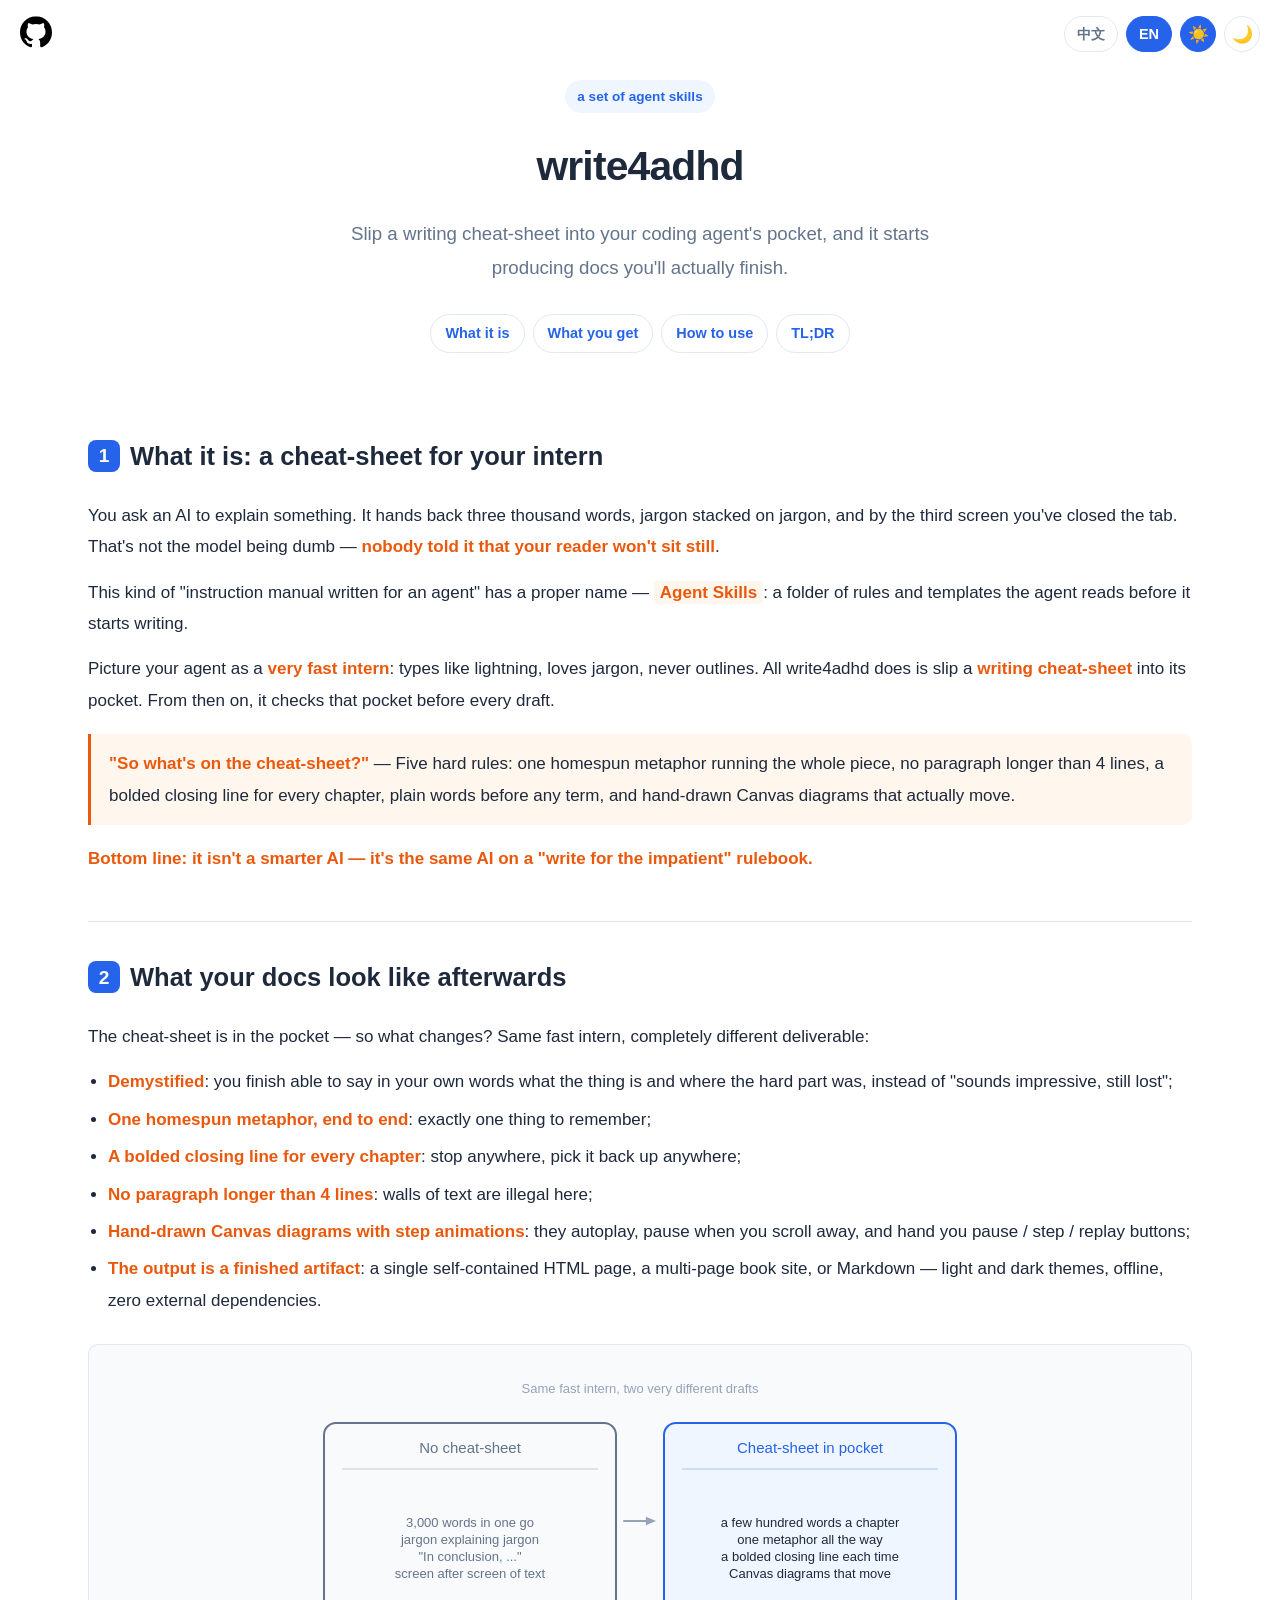
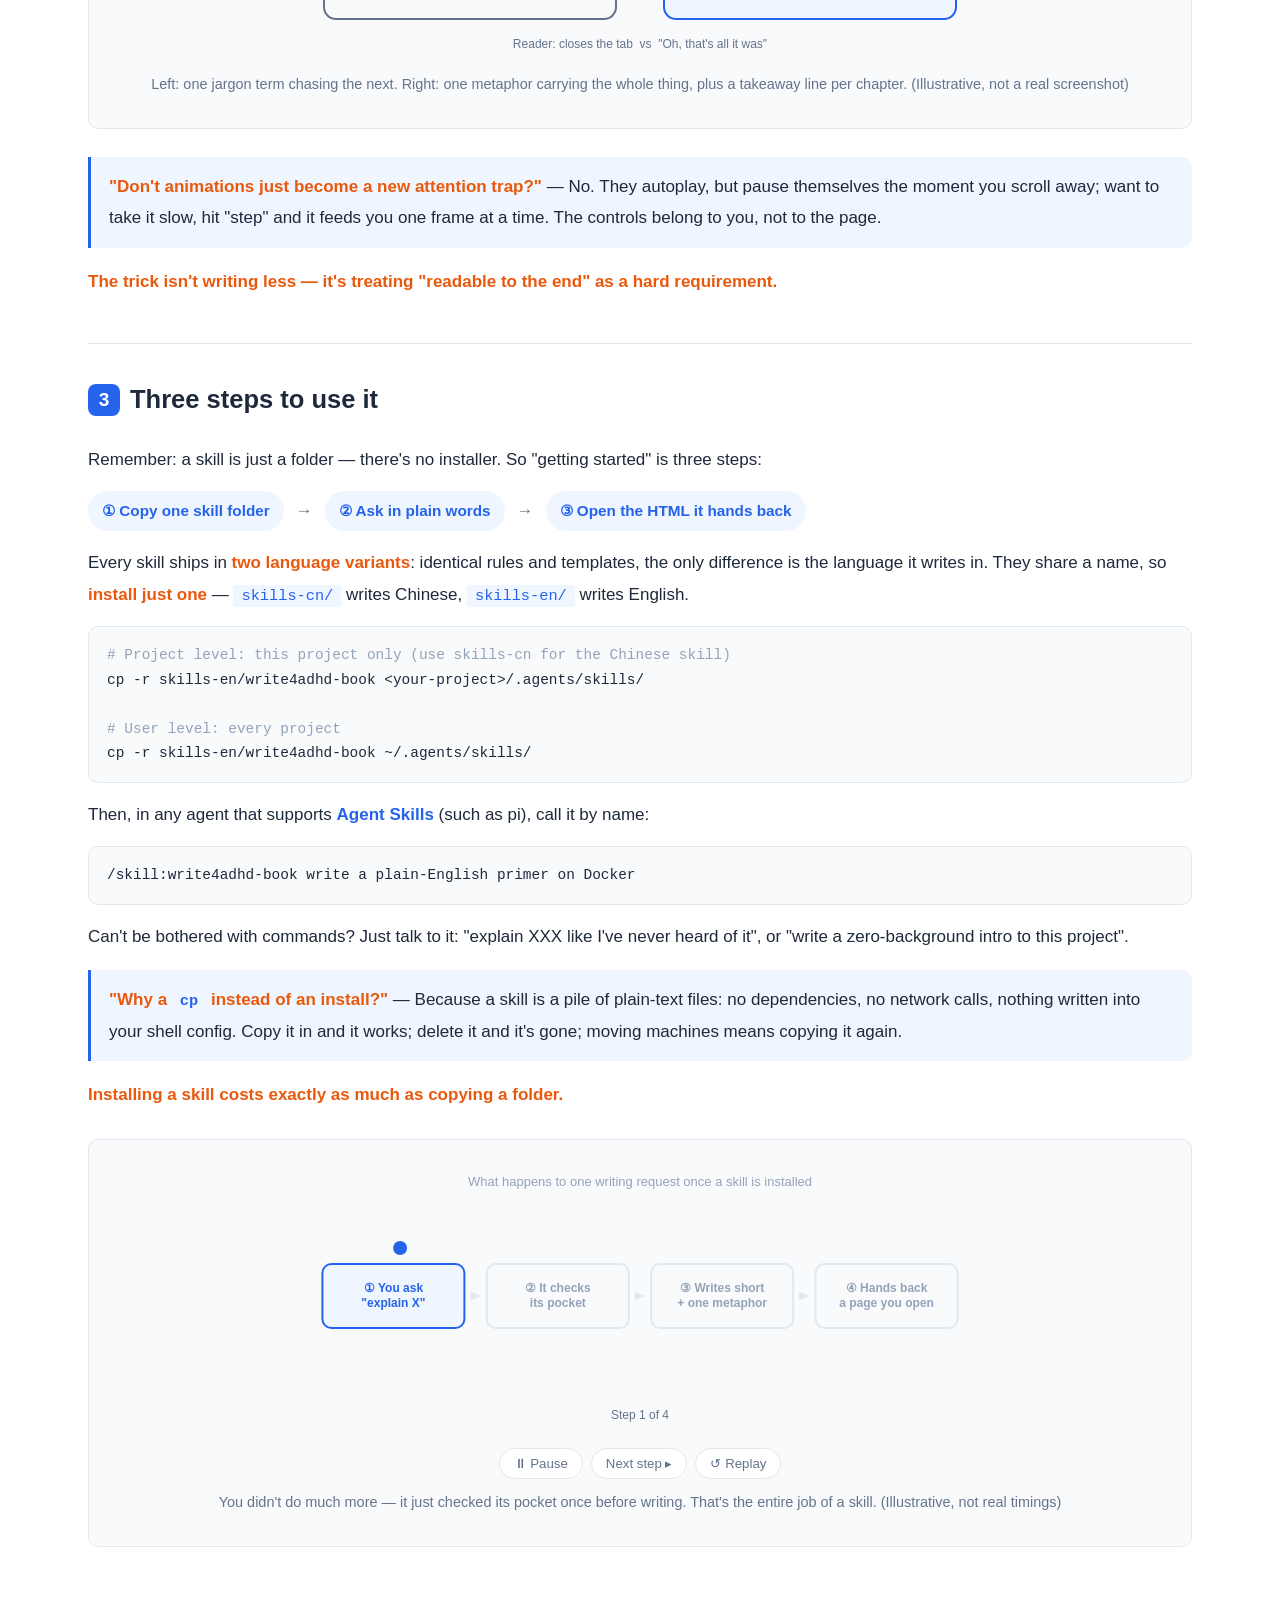
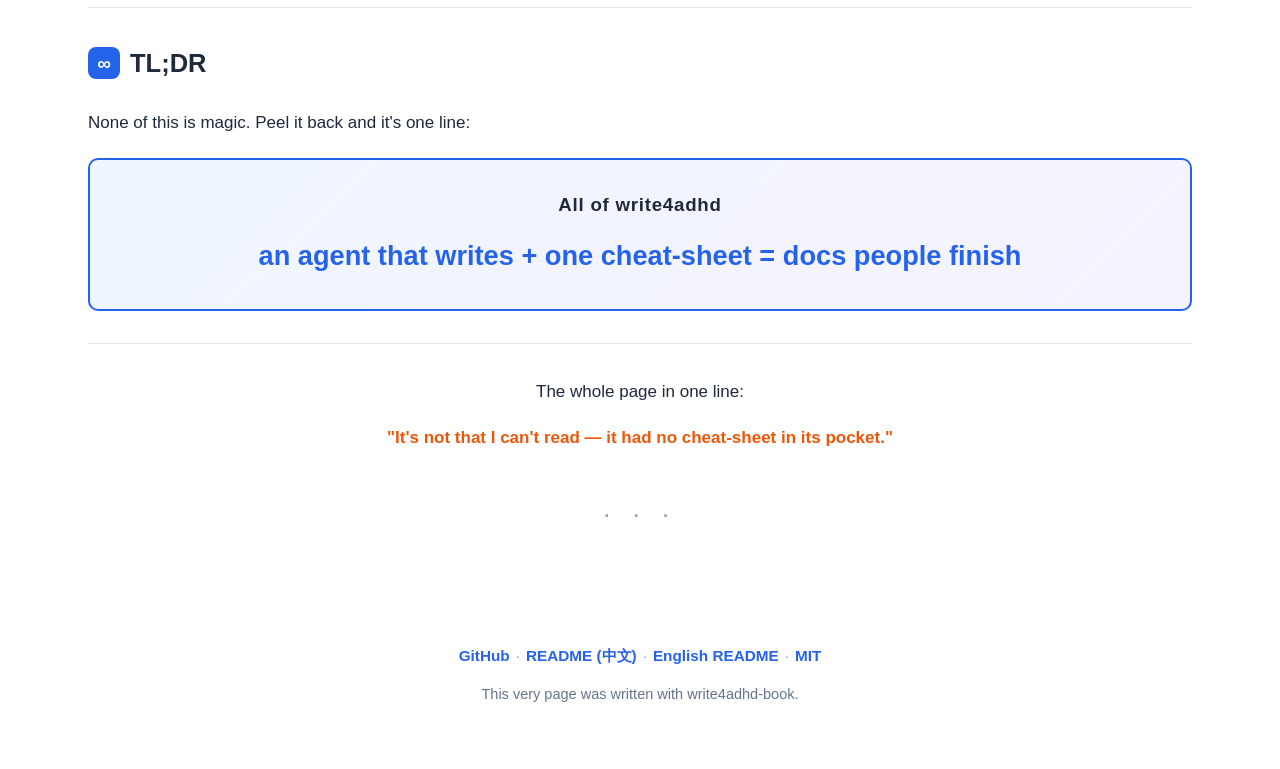
<file: docs/index.html>
<!DOCTYPE html>
<!-- write4adhd 官网：单页自包含，中英双语（默认跟随浏览器语言，可切换并记住选择）。
     页面样式/脚本与 write4adhd-book skill 的 assets/skeleton.html 同源。 -->
<html lang="zh-CN" data-lang="zh" data-theme="dark">
<head>
<meta charset="UTF-8">
<meta name="viewport" content="width=device-width, initial-scale=1.0">
<title>write4adhd · 给 coding agent 的写作小抄</title>
<meta name="description" content="write4adhd：一套 agent skills，把“为没耐心的读者写作”的规矩塞进你的 coding agent，让它产出短章节、土味比喻、每章一句收束、带 Canvas 动画的科普文档。">
<!-- 防闪烁：首次绘制前恢复主题与语言 -->
<script>
(function () {
  var d = document.documentElement;
  var t = localStorage.getItem('write4adhd-theme');
  if (!t) t = window.matchMedia('(prefers-color-scheme: light)').matches ? 'light' : 'dark';
  d.setAttribute('data-theme', t);
  var l = localStorage.getItem('write4adhd-lang');
  if (!l) l = (navigator.language || navigator.userLanguage || 'en').toLowerCase().indexOf('zh') === 0 ? 'zh' : 'en';
  d.setAttribute('data-lang', l);
  d.setAttribute('lang', l === 'zh' ? 'zh-CN' : 'en');
})();
</script>
<style>
:root {
  --primary: #3b82f6;
  --primary-light: #1e3a5f;
  --primary-soft: #1e3a5f;
  --text: #e2e8f0;
  --text-muted: #94a3b8;
  --text-light: #64748b;
  --bg: #0f172a;
  --surface: #1e293b;
  --border: #334155;
  --accent: #f97316;
  --accent-light: #3d1f0a;
  --green: #10b981;
  --green-light: #0d2e1f;
  --purple: #8b5cf6;
  --purple-light: #2d1f4e;
  --radius: 10px;
  --max-width: 1152px;
}

[data-theme="light"] {
  --primary: #2563eb;
  --primary-light: #eff6ff;
  --primary-soft: #dbeafe;
  --text: #1e293b;
  --text-muted: #64748b;
  --text-light: #94a3b8;
  --bg: #ffffff;
  --surface: #f8fafc;
  --border: #e2e8f0;
  --accent: #ea580c;
  --accent-light: #fff7ed;
  --green: #059669;
  --green-light: #ecfdf5;
  --purple: #7c3aed;
  --purple-light: #f5f3ff;
}

* { margin: 0; padding: 0; box-sizing: border-box; }

body {
  font-family: -apple-system, BlinkMacSystemFont, "PingFang SC", "Microsoft YaHei", "Hiragino Sans GB", "Noto Sans CJK SC", sans-serif;
  color: var(--text);
  background: var(--bg);
  line-height: 1.85;
  font-size: 17px;
  -webkit-font-smoothing: antialiased;
  transition: background-color 0.3s, color 0.3s;
}

.container {
  max-width: var(--max-width);
  margin: 0 auto;
  padding: 0 24px;
}

header {
  padding: 80px 0 48px;
  text-align: center;
}

header h1 {
  font-size: 2.4em;
  font-weight: 800;
  letter-spacing: -0.02em;
  color: var(--text);
  margin-bottom: 12px;
}

header .subtitle {
  font-size: 1.1em;
  color: var(--text-muted);
  font-weight: 400;
  max-width: 34em;
  margin: 0 auto;
}

/* ── 页内章节导航：随时知道读到哪了 ── */
.site-nav {
  display: flex;
  flex-wrap: wrap;
  justify-content: center;
  gap: 8px;
  margin-top: 28px;
}
.site-nav a {
  font-size: 0.85em;
  font-weight: 600;
  padding: 5px 14px;
  border-radius: 20px;
  border: 1px solid var(--border);
  color: var(--text-muted);
  transition: border-color 0.2s, color 0.2s;
}
.site-nav a:hover {
  border-color: var(--primary);
  color: var(--primary);
  text-decoration: none;
}

.badge {
  display: inline-block;
  background: var(--primary-light);
  color: var(--primary);
  font-size: 0.8em;
  padding: 4px 12px;
  border-radius: 20px;
  margin-bottom: 16px;
  font-weight: 600;
}

section {
  padding: 32px 0;
  border-bottom: 1px solid var(--border);
  transition: border-color 0.3s;
  scroll-margin-top: 24px;
}

section:last-of-type { border-bottom: none; }

.closing {
  text-align: center;
  margin-top: 32px;
  padding-top: 32px;
  border-top: 1px solid var(--border);
}

h2 {
  font-size: 1.5em;
  font-weight: 700;
  margin-bottom: 20px;
  color: var(--text);
  display: flex;
  align-items: center;
  gap: 10px;
}

h2 .num {
  display: inline-flex;
  align-items: center;
  justify-content: center;
  width: 32px;
  height: 32px;
  background: var(--primary);
  color: white;
  border-radius: 8px;
  font-size: 0.75em;
  font-weight: 700;
  flex-shrink: 0;
}

h3 {
  font-size: 1.15em;
  font-weight: 700;
  margin: 24px 0 10px;
  color: var(--text);
}

p {
  margin-bottom: 14px;
  color: var(--text);
}

p.muted {
  color: var(--text-muted);
  font-size: 0.95em;
}

strong { color: var(--accent); font-weight: 700; }

/* em 用来标"学名"术语：强调色底纹胶囊 */
em {
  font-style: normal;
  background: var(--accent-light);
  padding: 2px 6px;
  border-radius: 4px;
  font-weight: 600;
  color: var(--accent);
}

.container a {
  color: var(--primary);
  font-weight: 600;
  text-decoration: none;
}
.container a:hover { text-decoration: underline; }

.card {
  background: var(--surface);
  border: 1px solid var(--border);
  border-radius: var(--radius);
  padding: 20px 24px;
  margin: 20px 0;
}

.card p:last-child { margin-bottom: 0; }

/* ── 代码 ── */
code {
  background: var(--primary-light);
  color: var(--primary);
  padding: 2px 8px;
  border-radius: 4px;
  font-size: 0.9em;
  font-family: "JetBrains Mono", "Fira Code", "Cascadia Code", monospace;
}

pre {
  background: var(--surface);
  border: 1px solid var(--border);
  border-radius: var(--radius);
  padding: 16px 18px;
  margin: 16px 0;
  overflow-x: auto;
  line-height: 1.7;
  transition: background-color 0.3s, border-color 0.3s;
}

pre code {
  background: none;
  color: var(--text);
  padding: 0;
  font-size: 0.85em;
  display: block;
  white-space: pre;
}

pre .cmt { color: var(--text-light); }

.diagram-wrap {
  margin: 28px 0;
  background: var(--surface);
  border: 1px solid var(--border);
  border-radius: var(--radius);
  padding: 16px;
  text-align: center;
}

.diagram-wrap .caption {
  font-size: 0.85em;
  color: var(--text-muted);
  margin-top: 10px;
}

/* ── 图表动画控制条 ── */
.anim-bar {
  display: flex;
  justify-content: center;
  flex-wrap: wrap;
  gap: 8px;
  margin-top: 12px;
}
.anim-btn {
  font-family: inherit;
  font-size: 0.78em;
  padding: 4px 14px;
  border-radius: 20px;
  border: 1px solid var(--border);
  background: var(--bg);
  color: var(--text-muted);
  cursor: pointer;
  line-height: 1.6;
  transition: background-color 0.2s, border-color 0.2s, color 0.2s;
}
.anim-btn:hover {
  border-color: var(--primary);
  color: var(--primary);
}

canvas {
  display: block;
  max-width: 100%;
  margin: 0 auto;
}

ul {
  margin: 10px 0 16px 20px;
}

ul li {
  margin-bottom: 6px;
  color: var(--text);
}

ul.tight li { margin-bottom: 3px; }

/* ── 全文核心公式框 ── */
.formula-box {
  background: linear-gradient(135deg, var(--primary-light), var(--purple-light));
  border: 2px solid var(--primary);
  border-radius: var(--radius);
  padding: 28px;
  text-align: center;
  margin: 20px 0;
}

.formula-box p {
  font-size: 1.1em;
  font-weight: 700;
  margin: 0;
  letter-spacing: 0.04em;
}

.formula-box .big {
  font-size: 1.6em;
  font-weight: 800;
  color: var(--primary);
  display: block;
  margin-top: 8px;
}

@media (max-width: 600px) {
  .formula-box .big { font-size: 1.25em; }
}

footer {
  padding: 48px 0;
  text-align: center;
  color: var(--text-muted);
  font-size: 0.9em;
}

footer .sep { color: var(--text-light); padding: 0 6px; }

/* ── 横向流程胶囊链 ── */
.flow-list {
  display: flex;
  flex-wrap: wrap;
  gap: 12px;
  margin: 16px 0;
  align-items: center;
}

.flow-step {
  background: var(--primary-light);
  color: var(--primary);
  padding: 6px 14px;
  border-radius: 20px;
  font-weight: 600;
  font-size: 0.9em;
}

.arrow-sep {
  color: var(--text-muted);
  font-weight: 400;
}

/* ── 自问自答 / 读者质疑框 ── */
.callout {
  background: var(--accent-light);
  border-left: 3px solid var(--accent);
  padding: 14px 18px;
  border-radius: 0 var(--radius) var(--radius) 0;
  margin: 18px 0;
}

.callout p { margin: 0; }

.callout.blue {
  background: var(--primary-light);
  border-left-color: var(--primary);
}

.end-mark {
  text-align: center;
  font-size: 1.5em;
  color: var(--text-light);
  padding: 24px 0;
  letter-spacing: 0.3em;
}

.diagram-wrap, .callout, .card, .formula-box {
  transition: background-color 0.3s, border-color 0.3s;
}

/* ── 左上角：GitHub 仓库链接（按钮就是 logo 本身，不留内边距） ── */
.github-link {
  position: fixed;
  top: 16px;
  left: 20px;
  z-index: 100;
  display: block;
  width: 32px;
  height: 32px;
  line-height: 0;
  border-radius: 6px;
  transition: opacity 0.2s, transform 0.2s;
}
.github-link:hover { opacity: 0.75; }
.github-link:active { transform: scale(0.92); }
.gh-logo { display: block; width: 100%; height: 100%; }
[data-theme="dark"] .gh-logo.for-light,
[data-theme="light"] .gh-logo.for-dark { display: none; }

/* ── 右上角：语言切换 + 主题切换 ── */
.topbar {
  position: fixed;
  top: 16px;
  right: 20px;
  display: flex;
  gap: 8px;
  z-index: 100;
}
.lang-btn, .theme-btn {
  height: 36px;
  border-radius: 18px;
  border: 1px solid var(--border);
  background: var(--bg);
  color: var(--text-muted);
  cursor: pointer;
  font-family: inherit;
  font-size: 0.85em;
  font-weight: 700;
  display: flex;
  align-items: center;
  justify-content: center;
  transition: background 0.3s, border-color 0.3s, color 0.3s;
  line-height: 1;
}
.theme-btn { width: 36px; font-size: 1em; padding: 0; }
.lang-btn { padding: 0 12px; }
.lang-btn:hover, .theme-btn:hover { border-color: var(--primary); color: var(--primary); }
[data-lang="zh"] .lang-btn[data-lang="zh"],
[data-lang="en"] .lang-btn[data-lang="en"],
[data-theme="light"] .theme-btn[data-theme="light"],
[data-theme="dark"] .theme-btn[data-theme="dark"] {
  background: var(--primary);
  border-color: var(--primary);
  color: #fff;
}

/* ── 双语内容：只显示当前语言的那一份 ── */
[data-lang="zh"] .i18n.en { display: none; }
[data-lang="en"] .i18n.zh { display: none; }

@media (max-width: 600px) {
  header { padding: 48px 0 32px; }
  header h1 { font-size: 1.8em; }
  section { padding: 24px 0; }
  .closing { margin-top: 24px; padding-top: 24px; }
  body { font-size: 16px; }
  h2 { font-size: 1.3em; }
  .topbar { top: 12px; right: 12px; }
  .github-link { top: 12px; left: 12px; }
}
</style>
</head>
<body>

<a class="github-link" href="https://github.com/kuwii/write4adhd" aria-label="GitHub" title="GitHub">
  <img class="gh-logo for-dark" src="resources/github-white.svg" alt="" width="98" height="96">
  <img class="gh-logo for-light" src="resources/github-black.svg" alt="" width="98" height="96">
</a>

<div class="topbar">
  <button type="button" class="lang-btn" data-lang="zh" aria-label="切换到中文">中文</button>
  <button type="button" class="lang-btn" data-lang="en" aria-label="Switch to English">EN</button>
  <button type="button" class="theme-btn" data-theme="light" aria-label="亮色模式" title="亮色模式">☀️</button>
  <button type="button" class="theme-btn" data-theme="dark" aria-label="暗色模式" title="暗色模式">🌙</button>
</div>

<div class="container">

<header>
  <span class="badge i18n zh">agent skills 集合</span>
  <span class="badge i18n en">a set of agent skills</span>

  <h1>write4adhd</h1>

  <p class="subtitle i18n zh">把一张“写作小抄”塞进你的 coding agent 兜里，让它写出你真的读得下去的科普。</p>
  <p class="subtitle i18n en">Slip a writing cheat-sheet into your coding agent's pocket, and it starts producing docs you'll actually finish.</p>

  <nav class="site-nav">
    <a href="#what"><span class="i18n zh">这是啥</span><span class="i18n en">What it is</span></a>
    <a href="#result"><span class="i18n zh">长啥样</span><span class="i18n en">What you get</span></a>
    <a href="#use"><span class="i18n zh">怎么用</span><span class="i18n en">How to use</span></a>
    <a href="#tldr"><span class="i18n zh">一句话总结</span><span class="i18n en">TL;DR</span></a>
  </nav>
</header>

<!-- ==================== 第 1 章 ==================== -->
<section id="what">
  <div class="i18n zh">
    <h2><span class="num">1</span> 这是啥：往实习生兜里塞张小抄</h2>

    <p>你让 AI 科普一个东西，它甩给你三千字，术语一个追一个，读到第三屏你就把标签页关了。这不是模型笨，是<strong>没人告诉它：你的读者坐不住</strong>。</p>

    <p>这种“写给 agent 看的说明书”有个正式名字——<em>Agent Skills（技能包）</em>：一个装着规则和模板的文件夹，agent 动笔前会先翻一遍。</p>

    <p>把你的 agent 想成一个<strong>手特别快的实习生</strong>：打字飞快、爱堆术语、不写大纲。write4adhd 干的事只有一件：往它兜里塞一张<strong>写作小抄</strong>。从此它每次动笔前，都会先摸一下兜。</p>

    <div class="callout">
      <p><strong>“小抄上到底写了啥？”</strong>——五条硬规矩：一个土味比喻贯穿全文、段落不许超过 4 行、每章末尾一句加粗的收束句、术语先说人话再给学名、图一律手绘 Canvas 还得会动。</p>
    </div>

    <p><strong>说白了：不是换了个更聪明的 AI，是给同一个 AI 换了一套“为没耐心的人写作”的规矩。</strong></p>
  </div>

  <div class="i18n en">
    <h2><span class="num">1</span> What it is: a cheat-sheet for your intern</h2>

    <p>You ask an AI to explain something. It hands back three thousand words, jargon stacked on jargon, and by the third screen you've closed the tab. That's not the model being dumb — <strong>nobody told it that your reader won't sit still</strong>.</p>

    <p>This kind of "instruction manual written for an agent" has a proper name — <em>Agent Skills</em>: a folder of rules and templates the agent reads before it starts writing.</p>

    <p>Picture your agent as a <strong>very fast intern</strong>: types like lightning, loves jargon, never outlines. All write4adhd does is slip a <strong>writing cheat-sheet</strong> into its pocket. From then on, it checks that pocket before every draft.</p>

    <div class="callout">
      <p><strong>"So what's on the cheat-sheet?"</strong> — Five hard rules: one homespun metaphor running the whole piece, no paragraph longer than 4 lines, a bolded closing line for every chapter, plain words before any term, and hand-drawn Canvas diagrams that actually move.</p>
    </div>

    <p><strong>Bottom line: it isn't a smarter AI — it's the same AI on a "write for the impatient" rulebook.</strong></p>
  </div>
</section>

<!-- ==================== 第 2 章 ==================== -->
<section id="result">
  <div class="i18n zh">
    <h2><span class="num">2</span> 装上之后，文章长成这样</h2>

    <p>小抄进兜了，那效果呢？同一只手快的实习生，交出来的东西完全两样：</p>

    <ul>
      <li><strong>祛魅</strong>：读完你能用自己的话说出这东西是什么、难在哪，而不是“好像很厉害但没懂”；</li>
      <li><strong>一个土味比喻贯穿全文</strong>：整篇只需要记住一件事；</li>
      <li><strong>每章一句加粗的收束句</strong>：随时停下，随时接得上；</li>
      <li><strong>段落不超过 4 行</strong>：段落墙在这里是违法的；</li>
      <li><strong>手绘 Canvas 示意图 + 分步动画</strong>：默认播放、滚出屏幕自动暂停，还给你暂停 / 单步 / 重播三个按钮；</li>
      <li><strong>产出即成品</strong>：单页自包含 HTML、分章多页书站、或 Markdown——亮暗主题、离线可用、零外部依赖。</li>
    </ul>
  </div>

  <div class="i18n en">
    <h2><span class="num">2</span> What your docs look like afterwards</h2>

    <p>The cheat-sheet is in the pocket — so what changes? Same fast intern, completely different deliverable:</p>

    <ul>
      <li><strong>Demystified</strong>: you finish able to say in your own words what the thing is and where the hard part was, instead of "sounds impressive, still lost";</li>
      <li><strong>One homespun metaphor, end to end</strong>: exactly one thing to remember;</li>
      <li><strong>A bolded closing line for every chapter</strong>: stop anywhere, pick it back up anywhere;</li>
      <li><strong>No paragraph longer than 4 lines</strong>: walls of text are illegal here;</li>
      <li><strong>Hand-drawn Canvas diagrams with step animations</strong>: they autoplay, pause when you scroll away, and hand you pause / step / replay buttons;</li>
      <li><strong>The output is a finished artifact</strong>: a single self-contained HTML page, a multi-page book site, or Markdown — light and dark themes, offline, zero external dependencies.</li>
    </ul>
  </div>

  <div class="diagram-wrap">
    <canvas id="fig-style" width="680" height="300"></canvas>
    <p class="caption i18n zh">左边：一个术语追着另一个术语；右边：一个比喻撑到底，每章还给你一句能带走的收束句。（示意，非真实截图）</p>
    <p class="caption i18n en">Left: one jargon term chasing the next. Right: one metaphor carrying the whole thing, plus a takeaway line per chapter. (Illustrative, not a real screenshot)</p>
  </div>

  <div class="i18n zh">
    <div class="callout blue">
      <p><strong>“动画会不会又变成新的注意力陷阱？”</strong>——不会。动画默认播放，但你一滚走它就自己停；想慢慢看就点“下一步”，一帧一帧喂给你。控制权在你手上，不在页面上。</p>
    </div>

    <p><strong>关键不是把文章写短，是把“能读完”当成硬指标。</strong></p>
  </div>

  <div class="i18n en">
    <div class="callout blue">
      <p><strong>"Don't animations just become a new attention trap?"</strong> — No. They autoplay, but pause themselves the moment you scroll away; want to take it slow, hit "step" and it feeds you one frame at a time. The controls belong to you, not to the page.</p>
    </div>

    <p><strong>The trick isn't writing less — it's treating "readable to the end" as a hard requirement.</strong></p>
  </div>
</section>

<!-- ==================== 第 3 章 ==================== -->
<section id="use">
  <div class="i18n zh">
    <h2><span class="num">3</span> 三步用起来</h2>

    <p>回忆一下：skill 就是个文件夹，没有安装程序。所以“用起来”一共三步：</p>

    <div class="flow-list">
      <span class="flow-step">① 拷一个 skill 目录</span><span class="arrow-sep">→</span>
      <span class="flow-step">② 跟 agent 说人话</span><span class="arrow-sep">→</span>
      <span class="flow-step">③ 拿到能直接打开的 HTML</span>
    </div>

    <p>每个 skill 都有<strong>中英两个版本</strong>：规则和模板完全一样，区别只在产出文档的语言。两者同名，<strong>装一个就够</strong>——要写中文文档就拷 <code>skills-cn/</code> 的，要写英文就拷 <code>skills-en/</code> 的。</p>

    <pre><code><span class="cmt"># 项目级：只有当前项目能用（英文版把 skills-cn 换成 skills-en）</span>
cp -r skills-cn/write4adhd-book &lt;你的项目&gt;/.agents/skills/

<span class="cmt"># 用户级：所有项目都能用</span>
cp -r skills-cn/write4adhd-book ~/.agents/skills/</code></pre>

    <p>然后在任何支持 <a href="https://agentskills.io/">Agent Skills</a> 的 agent（比如 pi）里直接点名：</p>

    <pre><code>/skill:write4adhd-book 写一篇《什么是 Docker》</code></pre>

    <p>懒得记命令？说人话也行：“用祛魅体给我科普一下 XXX”、“给这个项目写份零基础入门文档”。</p>

    <div class="callout blue">
      <p><strong>“为什么是 <code>cp</code> 而不是安装？”</strong>——因为 skill 就是一堆纯文本文件：没有依赖、不联网、不动你的 shell 配置。拷进去就生效，删掉就没了，搬家就再拷一次。</p>
    </div>

    <p><strong>装一个 skill 的成本，和拷一个文件夹一模一样。</strong></p>
  </div>

  <div class="i18n en">
    <h2><span class="num">3</span> Three steps to use it</h2>

    <p>Remember: a skill is just a folder — there's no installer. So "getting started" is three steps:</p>

    <div class="flow-list">
      <span class="flow-step">① Copy one skill folder</span><span class="arrow-sep">→</span>
      <span class="flow-step">② Ask in plain words</span><span class="arrow-sep">→</span>
      <span class="flow-step">③ Open the HTML it hands back</span>
    </div>

    <p>Every skill ships in <strong>two language variants</strong>: identical rules and templates, the only difference is the language it writes in. They share a name, so <strong>install just one</strong> — <code>skills-cn/</code> writes Chinese, <code>skills-en/</code> writes English.</p>

    <pre><code><span class="cmt"># Project level: this project only (use skills-cn for the Chinese skill)</span>
cp -r skills-en/write4adhd-book &lt;your-project&gt;/.agents/skills/

<span class="cmt"># User level: every project</span>
cp -r skills-en/write4adhd-book ~/.agents/skills/</code></pre>

    <p>Then, in any agent that supports <a href="https://agentskills.io/">Agent Skills</a> (such as pi), call it by name:</p>

    <pre><code>/skill:write4adhd-book write a plain-English primer on Docker</code></pre>

    <p>Can't be bothered with commands? Just talk to it: "explain XXX like I've never heard of it", or "write a zero-background intro to this project".</p>

    <div class="callout blue">
      <p><strong>"Why a <code>cp</code> instead of an install?"</strong> — Because a skill is a pile of plain-text files: no dependencies, no network calls, nothing written into your shell config. Copy it in and it works; delete it and it's gone; moving machines means copying it again.</p>
    </div>

    <p><strong>Installing a skill costs exactly as much as copying a folder.</strong></p>
  </div>

  <div class="diagram-wrap">
    <canvas id="fig-flow" width="680" height="280"></canvas>
    <div class="anim-bar">
      <button type="button" class="anim-btn" id="fig-flow-play" data-role="play">⏸ 暂停</button>
      <button type="button" class="anim-btn" id="fig-flow-step" data-role="step">下一步 ▸</button>
      <button type="button" class="anim-btn" id="fig-flow-reset" data-role="reset">↺ 重播</button>
    </div>
    <p class="caption i18n zh">你没多做什么，只是它动笔前多摸了一次兜——这就是 skill 的全部作用。（示意，非实际耗时）</p>
    <p class="caption i18n en">You didn't do much more — it just checked its pocket once before writing. That's the entire job of a skill. (Illustrative, not real timings)</p>
  </div>
</section>

<!-- ==================== 总结章 ==================== -->
<section id="tldr">
  <div class="i18n zh">
    <h2><span class="num">∞</span> 总结</h2>

    <p>这东西没什么魔法。剥开来看就一行公式：</p>

    <div class="formula-box">
      <p>write4adhd 的全部</p>
      <span class="big">会写字的 agent + 一张小抄 = 读得下去的文章</span>
    </div>

    <div class="closing">
      <p>把这一页压成一句话：</p>
      <p><strong>“不是我不会读，是它兜里没小抄。”</strong></p>
    </div>
  </div>

  <div class="i18n en">
    <h2><span class="num">∞</span> TL;DR</h2>

    <p>None of this is magic. Peel it back and it's one line:</p>

    <div class="formula-box">
      <p>All of write4adhd</p>
      <span class="big">an agent that writes + one cheat-sheet = docs people finish</span>
    </div>

    <div class="closing">
      <p>The whole page in one line:</p>
      <p><strong>"It's not that I can't read — it had no cheat-sheet in its pocket."</strong></p>
    </div>
  </div>

  <div class="end-mark">· · ·</div>
</section>

<footer>
  <a href="https://github.com/kuwii/write4adhd">GitHub</a><span class="sep">·</span><a href="https://github.com/kuwii/write4adhd/blob/main/README.zh_CN.md"><span class="i18n zh">中文 README</span><span class="i18n en">README (中文)</span></a><span class="sep">·</span><a href="https://github.com/kuwii/write4adhd/blob/main/README.md"><span class="i18n zh">English README</span><span class="i18n en">English README</span></a><span class="sep">·</span><a href="https://github.com/kuwii/write4adhd/blob/main/LICENSE">MIT</a>
  <p class="muted i18n zh" style="margin-top:10px">这一页本身就是用 write4adhd-book 写的。</p>
  <p class="muted i18n en" style="margin-top:10px">This very page was written with write4adhd-book.</p>
</footer>

</div>

<script>
/* ── 双语辅助 ── */
function curLang() { return document.documentElement.getAttribute('data-lang') === 'zh' ? 'zh' : 'en'; }
function L(zh, en) { return curLang() === 'zh' ? zh : en; }

/* 界面按钮文案（随语言切换） */
var UI = {
  pause:  ['⏸ 暂停', '⏸ Pause'],
  play:   ['▶ 播放', '▶ Play'],
  step:   ['下一步 ▸', 'Next step ▸'],
  reset:  ['↺ 重播', '↺ Replay'],
  title:  ['write4adhd · 给 coding agent 的写作小抄', 'write4adhd · a writing cheat-sheet for your coding agent'],
  desc:   ['write4adhd：一套 agent skills，把“为没耐心的读者写作”的规矩塞进你的 coding agent，让它产出短章节、土味比喻、每章一句收束、带 Canvas 动画的科普文档。',
           'write4adhd: a set of agent skills that teaches your coding agent to write for readers who won\'t sit still — short chapters, homespun metaphors, a closing line per chapter, animated Canvas diagrams.'],
  github: ['在 GitHub 上查看仓库', 'View the repository on GitHub'],
  light:  ['亮色模式', 'Light mode'],
  dark:   ['暗色模式', 'Dark mode'],
  toZh:   ['切换到中文', 'Switch to Chinese'],
  toEn:   ['Switch to English', '切换到中文']
};

/* ── 读取当前主题色，使图表自动适配亮/暗色 ── */
function getColors() {
  var s = getComputedStyle(document.documentElement);
  function v(n) { return (s.getPropertyValue(n) || '').trim(); }
  return {
    primary: v('--primary'), primaryLight: v('--primary-light'),
    accent: v('--accent'),   accentLight: v('--accent-light'),
    green: v('--green'),     greenLight: v('--green-light'),
    purple: v('--purple'),   purpleLight: v('--purple-light'),
    text: v('--text'), muted: v('--text-muted'), light: v('--text-light'),
    surface: v('--surface'), border: v('--border'), bg: v('--bg')
  };
}

/* 主题/语言变化时需要重绘的图表都注册到这里 */
var __redraws = [];
/* 语言变化时需要刷新按钮文案的钩子 */
var __langHooks = [];

/* ── 画布初始化：DPR 适配 + 等比缩放，窄屏不变形 ── */
function setupCanvas(id, drawFn) {
  var canvas = document.getElementById(id);
  if (!canvas) return null;
  var dpr = window.devicePixelRatio || 1;
  var baseW = canvas.width, baseH = canvas.height; // 设计空间尺寸
  var ctx = canvas.getContext('2d');
  var cssW = baseW, cssH = baseH, scale = 1;

  function paint() {
    ctx.setTransform(1, 0, 0, 1, 0, 0);
    ctx.scale(dpr, dpr);
    ctx.clearRect(0, 0, cssW, cssH);
    ctx.save();
    ctx.scale(scale, scale);
    drawFn(ctx, baseW, baseH);
    ctx.restore();
  }

  function resize() {
    var rect = canvas.parentElement.getBoundingClientRect();
    var w = Math.min(rect.width - 32, baseW);
    var h = baseH * (w / baseW);
    canvas.style.width = w + 'px';
    canvas.style.height = h + 'px';
    canvas.width = Math.round(w * dpr);
    canvas.height = Math.round(h * dpr);
    cssW = w; cssH = h; scale = w / baseW;
    paint();
  }

  __redraws.push(resize);
  resize();
  window.addEventListener('resize', resize);
  return { paint: paint, resize: resize, canvas: canvas };
}

/* ── 基础绘图工具 ── */
function roundRect(ctx, x, y, w, h, r) {
  ctx.beginPath();
  ctx.moveTo(x + r, y);
  ctx.lineTo(x + w - r, y);
  ctx.arcTo(x + w, y, x + w, y + r, r);
  ctx.lineTo(x + w, y + h - r);
  ctx.arcTo(x + w, y + h, x + w - r, y + h, r);
  ctx.lineTo(x + r, y + h);
  ctx.arcTo(x, y + h, x, y + h - r, r);
  ctx.lineTo(x, y + r);
  ctx.arcTo(x, y, x + r, y, r);
  ctx.closePath();
}

function drawArrow(ctx, x1, y1, x2, y2, color, width) {
  color = color || '#64748b';
  width = width || 2;
  var angle = Math.atan2(y2 - y1, x2 - x1);
  var headLen = 11;
  ctx.strokeStyle = color;
  ctx.lineWidth = width;
  ctx.lineCap = 'round';
  ctx.lineJoin = 'round';
  ctx.beginPath();
  ctx.moveTo(x1, y1);
  ctx.lineTo(x2 - headLen * 0.85 * Math.cos(angle), y2 - headLen * 0.85 * Math.sin(angle));
  ctx.stroke();
  ctx.fillStyle = color;
  ctx.beginPath();
  ctx.moveTo(x2, y2);
  ctx.lineTo(x2 - headLen * Math.cos(angle - 0.4), y2 - headLen * Math.sin(angle - 0.4));
  ctx.lineTo(x2 - headLen * Math.cos(angle + 0.4), y2 - headLen * Math.sin(angle + 0.4));
  ctx.closePath();
  ctx.fill();
}

/* 支持多行文本（\n 换行）的圆角方框 */
function drawBox(ctx, x, y, w, h, text, fill, border, textColor, fontSize) {
  fontSize = fontSize || 14;
  roundRect(ctx, x, y, w, h, 9);
  ctx.fillStyle = fill;
  ctx.fill();
  ctx.strokeStyle = border;
  ctx.lineWidth = 2;
  ctx.stroke();
  ctx.fillStyle = textColor;
  ctx.font = '600 ' + fontSize + 'px -apple-system, "PingFang SC", "Microsoft YaHei", sans-serif';
  ctx.textAlign = 'center';
  ctx.textBaseline = 'middle';
  var lines = String(text).split('\n');
  var lh = fontSize * 1.25;
  var startY = y + h / 2 - (lines.length - 1) * lh / 2;
  for (var i = 0; i < lines.length; i++) {
    ctx.fillText(lines[i], x + w / 2, startY + i * lh);
  }
}

/* 支持多行 + 对齐的标签 */
function drawLabel(ctx, x, y, text, color, size, align) {
  color = color || '#64748b';
  size = size || 13;
  align = align || 'center';
  ctx.fillStyle = color;
  ctx.font = '500 ' + size + 'px -apple-system, "PingFang SC", "Microsoft YaHei", sans-serif';
  ctx.textAlign = align;
  ctx.textBaseline = 'middle';
  var lines = String(text).split('\n');
  var lh = size * 1.3;
  var startY = y - (lines.length - 1) * lh / 2;
  for (var i = 0; i < lines.length; i++) {
    ctx.fillText(lines[i], x, startY + i * lh);
  }
}

/* ── 分步动画脚手架 ── */
function setupAnim(id, spec) {
  var anim = { step: 0, t: 0, playing: true };
  var steps = spec.steps || 4;
  var stepMs = spec.stepMs || 1300;
  var view = setupCanvas(id, function (ctx, w, h) {
    spec.draw(ctx, w, h, anim.step, anim.t);
  });
  if (!view) return null;

  var visible = true, rafId = null, last = 0;
  function syncPlay() {
    var b = document.getElementById(id + '-play');
    if (b) b.textContent = anim.playing ? L(UI.pause[0], UI.pause[1]) : L(UI.play[0], UI.play[1]);
  }
  function loop(ts) {
    rafId = null;
    if (!anim.playing || !visible) return;
    if (!last) last = ts;
    anim.t += (ts - last) / stepMs;
    last = ts;
    while (anim.t >= 1) { anim.t -= 1; anim.step = (anim.step + 1) % steps; }
    view.paint();
    rafId = requestAnimationFrame(loop);
  }
  function start() {
    if (rafId == null && anim.playing && visible) { last = 0; rafId = requestAnimationFrame(loop); }
  }
  function stop() { if (rafId != null) { cancelAnimationFrame(rafId); rafId = null; } }

  var playBtn = document.getElementById(id + '-play');
  if (playBtn) playBtn.addEventListener('click', function () {
    anim.playing = !anim.playing;
    syncPlay();
    if (anim.playing) start(); else stop();
  });
  var stepBtn = document.getElementById(id + '-step');
  if (stepBtn) stepBtn.addEventListener('click', function () {
    anim.playing = false; syncPlay(); stop();
    anim.step = (anim.step + 1) % steps; anim.t = 0;
    view.paint();
  });
  var resetBtn = document.getElementById(id + '-reset');
  if (resetBtn) resetBtn.addEventListener('click', function () {
    anim.step = 0; anim.t = 0; anim.playing = true;
    syncPlay(); start();
  });

  if ('IntersectionObserver' in window) {
    new IntersectionObserver(function (entries) {
      visible = entries[0].isIntersecting;
      if (visible) start(); else stop();
    }, { threshold: 0.15 }).observe(view.canvas);
  }

  __langHooks.push(syncPlay);
  syncPlay();
  start();
  return { anim: anim, view: view, start: start, stop: stop };
}

/* ==================== 图 1：有小抄 vs 没小抄（静态） ==================== */

function drawPanel(ctx, x, y, w, h, title, lines, accent, fill, bodyColor) {
  roundRect(ctx, x, y, w, h, 12);
  ctx.fillStyle = fill;
  ctx.fill();
  ctx.strokeStyle = accent;
  ctx.lineWidth = 2;
  ctx.stroke();
  drawLabel(ctx, x + w / 2, y + 26, title, accent, 15);
  ctx.strokeStyle = accent;
  ctx.globalAlpha = 0.35;
  ctx.lineWidth = 1;
  ctx.beginPath();
  ctx.moveTo(x + 18, y + 46);
  ctx.lineTo(x + w - 18, y + 46);
  ctx.stroke();
  ctx.globalAlpha = 1;
  drawLabel(ctx, x + w / 2, y + 56 + (h - 56) / 2, lines.join('\n'), bodyColor, 13);
}

setupCanvas('fig-style', function (ctx, w, h) {
  var c = getColors();
  var pw = 292, ph = 196, y = 62, lx = 24, rx = w - pw - 24;

  drawLabel(ctx, w / 2, 28, L('同一个手快的实习生，交出来的两份稿子', 'Same fast intern, two very different drafts'), c.light, 13);

  drawPanel(ctx, lx, y, pw, ph,
    L('兜里没小抄', 'No cheat-sheet'),
    L(['三千字一口气写完', '术语追着术语', '“综上所述……”', '满屏纯文字，没有图'],
      ['3,000 words in one go', 'jargon explaining jargon', '"In conclusion, ..."', 'screen after screen of text']),
    c.muted, c.surface, c.muted);

  drawPanel(ctx, rx, y, pw, ph,
    L('兜里有小抄', 'Cheat-sheet in pocket'),
    L(['一章几百字，扫完', '一个比喻撑到底', '每章一句加粗的收束句', 'Canvas 图会动，能暂停'],
      ['a few hundred words a chapter', 'one metaphor all the way', 'a bolded closing line each time', 'Canvas diagrams that move']),
    c.primary, c.primaryLight, c.text);

  drawArrow(ctx, lx + pw + 8, y + ph / 2, rx - 8, y + ph / 2, c.light, 2);
  drawLabel(ctx, w / 2, h - 16, L('读者反应：关掉标签页  vs  “原来就这么回事”', 'Reader: closes the tab  vs  "Oh, that\'s all it was"'), c.muted, 12);
});

/* ==================== 图 2：从需求到成品（分步动画） ==================== */

setupAnim('fig-flow', {
  steps: 4,
  stepMs: 1400,
  draw: function (ctx, w, h, step, t) {
    var c = getColors();
    var labels = L(['① 你说人话\n“科普一下 X”', '② 它摸兜\n翻出小抄', '③ 按小抄写\n短章+比喻+收束句', '④ 交成品\n双击就能开'],
                   ['① You ask\n"explain X"', '② It checks\nits pocket', '③ Writes short\n+ one metaphor', '④ Hands back\na page you open']);
    var themes = [
      [c.primaryLight, c.primary],
      [c.accentLight, c.accent],
      [c.greenLight, c.green],
      [c.purpleLight, c.purple]
    ];
    var bw = 142, bh = 64, gap = (w - 4 * bw) / 5, y = h / 2 - bh / 2;
    function cx(i) { return gap + i * (bw + gap) + bw / 2; }

    for (var i = 0; i < 3; i++) {
      drawArrow(ctx, cx(i) + bw / 2 + 6, h / 2, cx(i + 1) - bw / 2 - 6, h / 2, c.border, 2);
    }
    for (var j = 0; j < 4; j++) {
      var hot = (j === step);
      drawBox(ctx, cx(j) - bw / 2, y, bw, bh, labels[j],
        hot ? themes[j][0] : c.surface,
        hot ? themes[j][1] : c.border,
        hot ? themes[j][1] : c.light, 12);
    }
    /* 移动小球：从当前节点滑向下一节点（末步回到起点，形成循环） */
    var from = cx(step), to = cx((step + 1) % 4);
    var ease = t < 0.5 ? 2 * t * t : 1 - Math.pow(-2 * t + 2, 2) / 2;
    var x = from + (to - from) * ease;
    ctx.fillStyle = themes[step][1];
    ctx.beginPath();
    ctx.arc(x, h / 2 - 48, 7, 0, Math.PI * 2);
    ctx.fill();
    drawLabel(ctx, w / 2, 26, L('装上 skill 之后，一次写作请求发生了什么', 'What happens to one writing request once a skill is installed'), c.light, 13);
    drawLabel(ctx, w / 2, h - 20, L('第 ' + (step + 1) + ' 步 / 共 4 步', 'Step ' + (step + 1) + ' of 4'), c.muted, 12);
  }
});

/* ==================== 语言 / 主题切换 ==================== */

function applyLang(lang) {
  var html = document.documentElement;
  html.setAttribute('data-lang', lang);
  html.setAttribute('lang', lang === 'zh' ? 'zh-CN' : 'en');
  document.title = L(UI.title[0], UI.title[1]);
  var meta = document.querySelector('meta[name="description"]');
  if (meta) meta.setAttribute('content', L(UI.desc[0], UI.desc[1]));

  /* 动画条按钮文案 */
  var stepBtn = document.getElementById('fig-flow-step');
  var resetBtn = document.getElementById('fig-flow-reset');
  if (stepBtn) stepBtn.textContent = L(UI.step[0], UI.step[1]);
  if (resetBtn) resetBtn.textContent = L(UI.reset[0], UI.reset[1]);

  /* GitHub 链接与主题/语言按钮的无障碍文案 */
  var gh = document.querySelector('.github-link');
  if (gh) {
    gh.setAttribute('aria-label', L(UI.github[0], UI.github[1]));
    gh.setAttribute('title', L(UI.github[0], UI.github[1]));
  }
  document.querySelectorAll('.theme-btn').forEach(function (btn) {
    var isLight = btn.getAttribute('data-theme') === 'light';
    var label = isLight ? L(UI.light[0], UI.light[1]) : L(UI.dark[0], UI.dark[1]);
    btn.setAttribute('aria-label', label);
    btn.setAttribute('title', label);
  });
  document.querySelectorAll('.lang-btn').forEach(function (btn) {
    var isZh = btn.getAttribute('data-lang') === 'zh';
    var label = isZh ? L(UI.toZh[0], UI.toZh[1]) : L(UI.toEn[0], UI.toEn[1]);
    btn.setAttribute('aria-label', label);
    btn.setAttribute('title', label);
  });

  __langHooks.forEach(function (fn) { fn(); });
  __redraws.forEach(function (fn) { fn(); }); // 图表文字随语言重绘
}

document.addEventListener('DOMContentLoaded', function () {
  var html = document.documentElement;

  document.querySelectorAll('.lang-btn').forEach(function (btn) {
    btn.addEventListener('click', function () {
      var lang = this.getAttribute('data-lang');
      localStorage.setItem('write4adhd-lang', lang);
      applyLang(lang);
    });
  });

  document.querySelectorAll('.theme-btn').forEach(function (btn) {
    btn.addEventListener('click', function () {
      var theme = this.getAttribute('data-theme');
      html.setAttribute('data-theme', theme);
      localStorage.setItem('write4adhd-theme', theme);
      __redraws.forEach(function (fn) { fn(); }); // 切换主题时重绘图表
    });
  });

  applyLang(curLang());
});
</script>
</body>
</html>
</file>
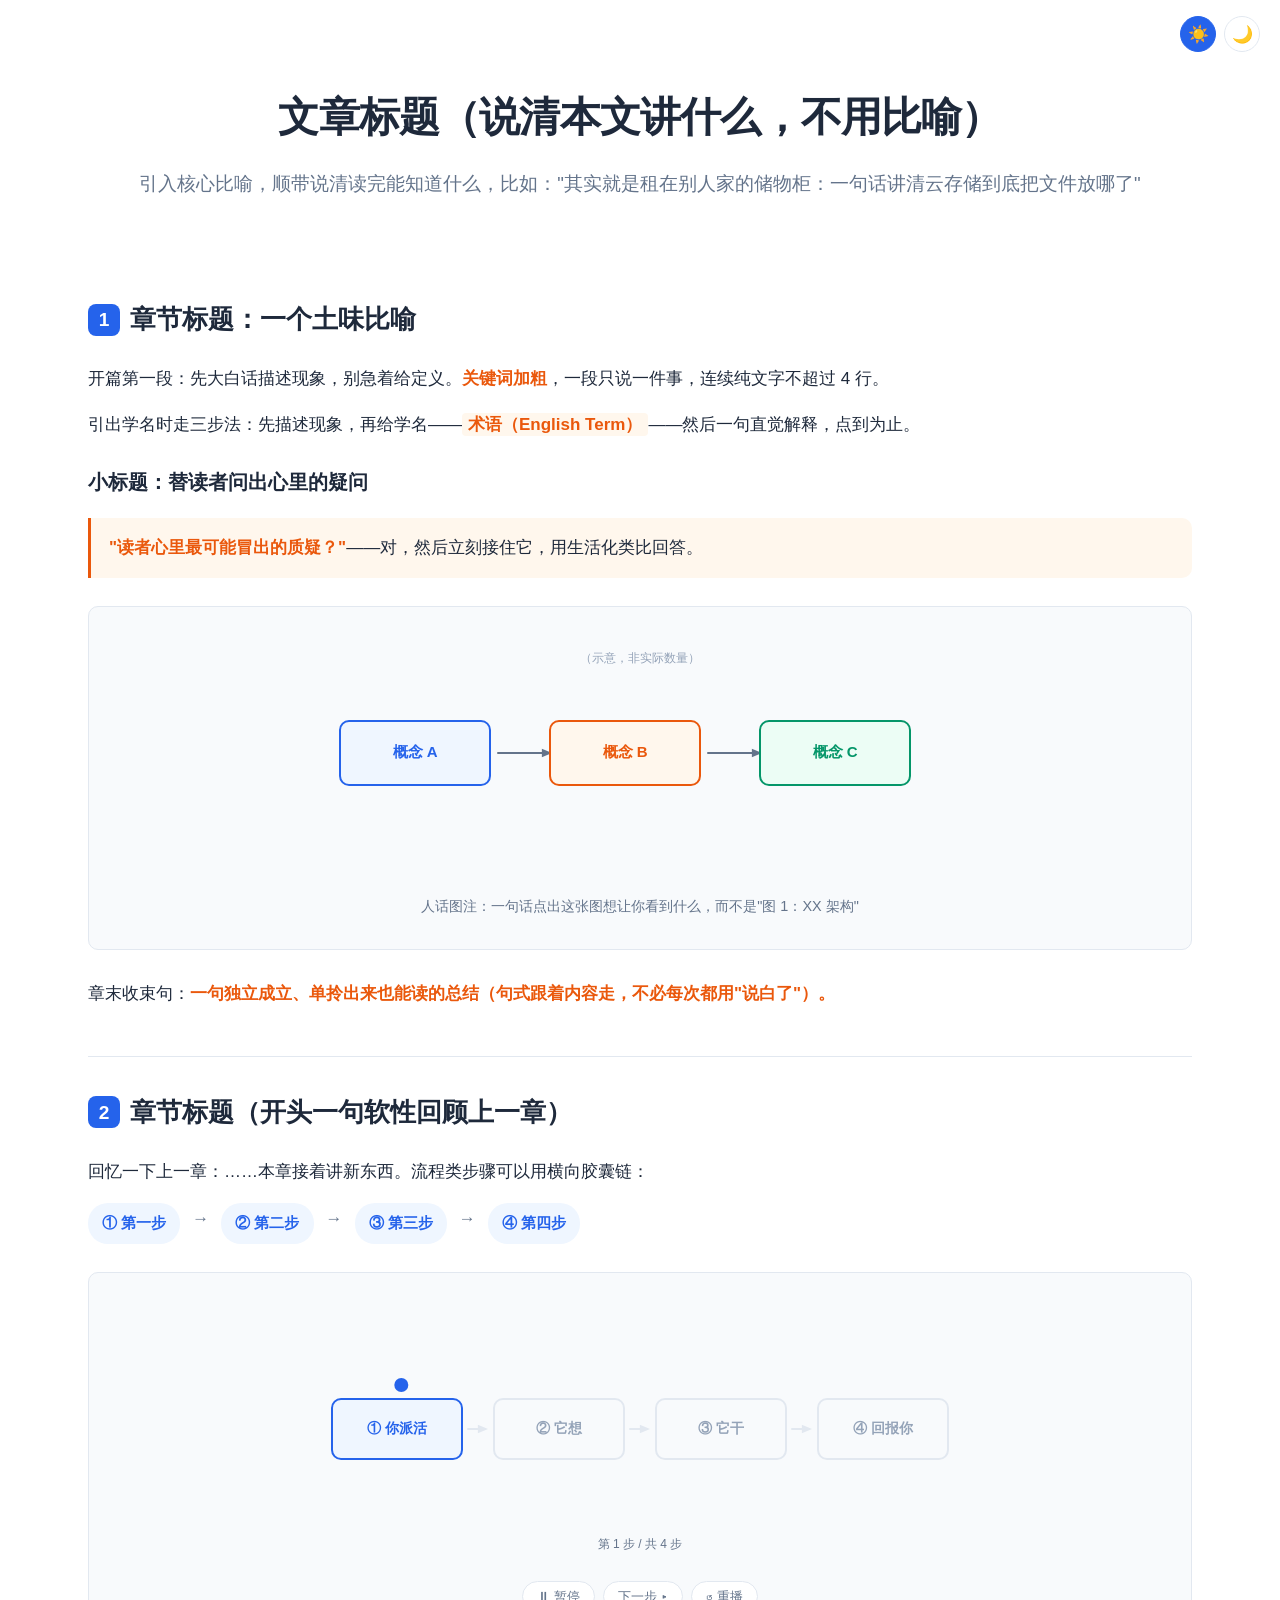
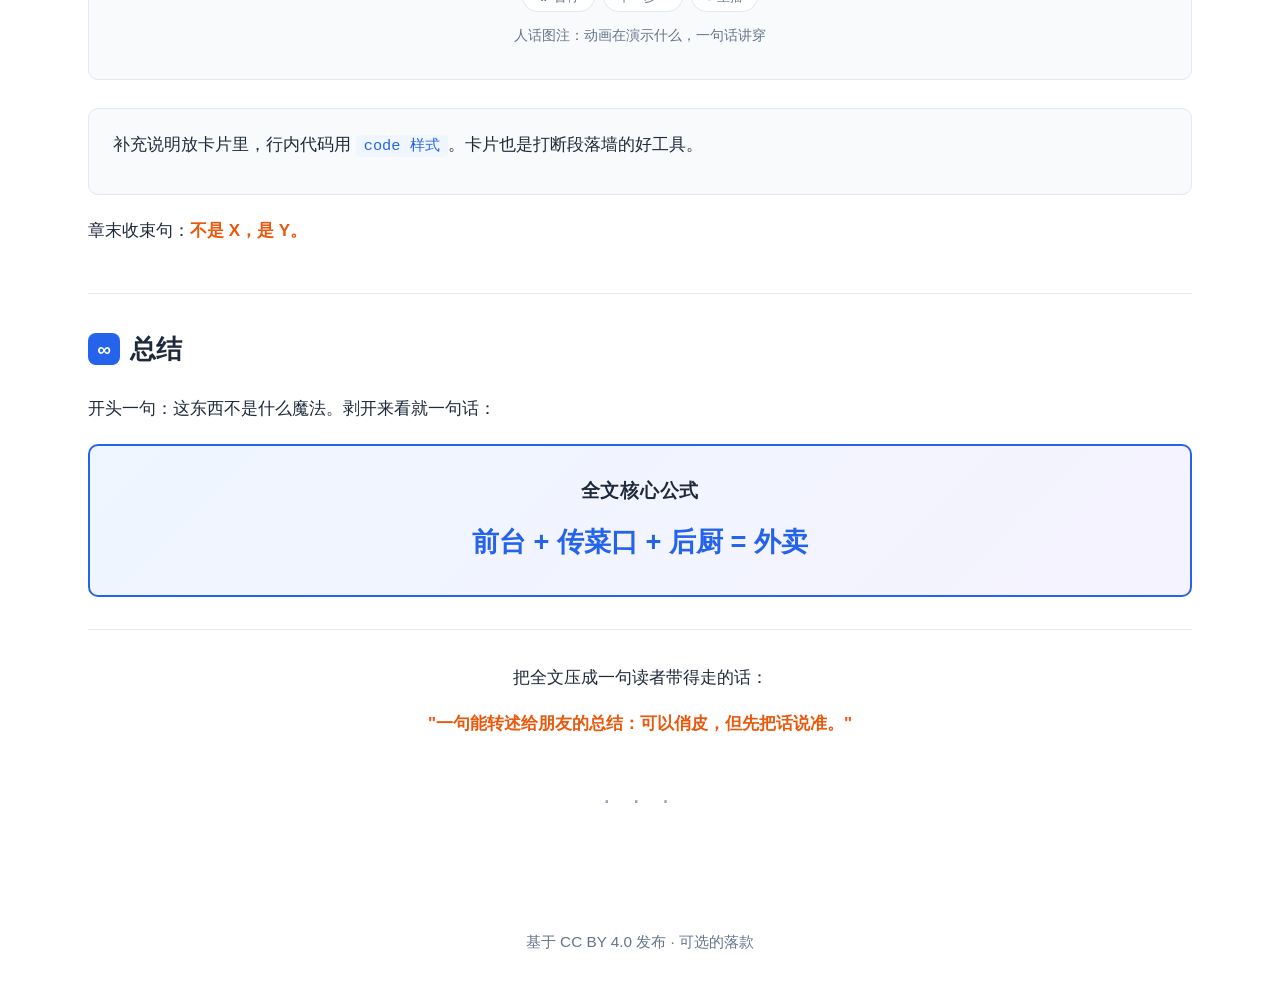
<file: skills-cn/write4adhd-book/assets/skeleton.html>
<!DOCTYPE html>
<!-- 单页自包含模板（短文章，1~3 页）；分章书站请用 site/ 目录模板。
     内联的 CSS/JS 与 site/style.css、site/shared.js 同源，修改时注意两处同步。 -->
<html lang="zh-CN">
<head>
<meta charset="UTF-8">
<meta name="viewport" content="width=device-width, initial-scale=1.0">
<title>文章标题（与 h1 一致，说清主体）</title>
<!-- 防闪烁：首次绘制前恢复主题（localStorage key 按项目自定） -->
<script>
(function(){var t=localStorage.getItem('dd-theme');if(!t)t=window.matchMedia('(prefers-color-scheme: light)').matches?'light':'dark';document.documentElement.setAttribute('data-theme',t);})();
</script>
<style>
:root {
  --primary: #3b82f6;
  --primary-light: #1e3a5f;
  --primary-soft: #1e3a5f;
  --text: #e2e8f0;
  --text-muted: #94a3b8;
  --text-light: #64748b;
  --bg: #0f172a;
  --surface: #1e293b;
  --border: #334155;
  --accent: #f97316;
  --accent-light: #3d1f0a;
  --green: #10b981;
  --green-light: #0d2e1f;
  --purple: #8b5cf6;
  --purple-light: #2d1f4e;
  --radius: 10px;
  --max-width: 1152px;
}

[data-theme="light"] {
  --primary: #2563eb;
  --primary-light: #eff6ff;
  --primary-soft: #dbeafe;
  --text: #1e293b;
  --text-muted: #64748b;
  --text-light: #94a3b8;
  --bg: #ffffff;
  --surface: #f8fafc;
  --border: #e2e8f0;
  --accent: #ea580c;
  --accent-light: #fff7ed;
  --green: #059669;
  --green-light: #ecfdf5;
  --purple: #7c3aed;
  --purple-light: #f5f3ff;
}

* { margin: 0; padding: 0; box-sizing: border-box; }

body {
  font-family: -apple-system, BlinkMacSystemFont, "PingFang SC", "Microsoft YaHei", "Hiragino Sans GB", "Noto Sans CJK SC", sans-serif;
  color: var(--text);
  background: var(--bg);
  line-height: 1.85;
  font-size: 17px;
  -webkit-font-smoothing: antialiased;
  transition: background-color 0.3s, color 0.3s;
}

.container {
  max-width: var(--max-width);
  margin: 0 auto;
  padding: 0 24px;
}

header {
  padding: 80px 0 48px;
  text-align: center;
}

header h1 {
  font-size: 2.4em;
  font-weight: 800;
  letter-spacing: -0.02em;
  color: var(--text);
  margin-bottom: 12px;
}

header .subtitle {
  font-size: 1.1em;
  color: var(--text-muted);
  font-weight: 400;
}

/* 番外篇页首徽章 */
.badge {
  display: inline-block;
  background: var(--primary-light);
  color: var(--primary);
  font-size: 0.8em;
  padding: 4px 12px;
  border-radius: 20px;
  margin-bottom: 16px;
  font-weight: 600;
}

section {
  padding: 32px 0;
  border-bottom: 1px solid var(--border);
  transition: border-color 0.3s;
}

section:last-of-type { border-bottom: none; }

.closing {
  text-align: center;
  margin-top: 32px;
  padding-top: 32px;
  border-top: 1px solid var(--border);
}

h2 {
  font-size: 1.5em;
  font-weight: 700;
  margin-bottom: 20px;
  color: var(--text);
  display: flex;
  align-items: center;
  gap: 10px;
}

h2 .num {
  display: inline-flex;
  align-items: center;
  justify-content: center;
  width: 32px;
  height: 32px;
  background: var(--primary);
  color: white;
  border-radius: 8px;
  font-size: 0.75em;
  font-weight: 700;
  flex-shrink: 0;
}

h3 {
  font-size: 1.15em;
  font-weight: 700;
  margin: 24px 0 10px;
  color: var(--text);
}

p {
  margin-bottom: 14px;
  color: var(--text);
}

p.muted {
  color: var(--text-muted);
  font-size: 0.95em;
}

strong { color: var(--accent); font-weight: 700; }

/* em 用来标"学名"术语：强调色底纹胶囊 */
em {
  font-style: normal;
  background: var(--accent-light);
  padding: 2px 6px;
  border-radius: 4px;
  font-weight: 600;
  color: var(--accent);
}

.container a {
  color: var(--primary);
  font-weight: 600;
  text-decoration: none;
}
.container a:hover { text-decoration: underline; }

.card {
  background: var(--surface);
  border: 1px solid var(--border);
  border-radius: var(--radius);
  padding: 20px 24px;
  margin: 20px 0;
}

.card code {
  background: var(--primary-light);
  color: var(--primary);
  padding: 2px 8px;
  border-radius: 4px;
  font-size: 0.9em;
  font-family: "JetBrains Mono", "Fira Code", "Cascadia Code", monospace;
}

.diagram-wrap {
  margin: 28px 0;
  background: var(--surface);
  border: 1px solid var(--border);
  border-radius: var(--radius);
  padding: 16px;
  text-align: center;
}

.diagram-wrap .caption {
  font-size: 0.85em;
  color: var(--text-muted);
  margin-top: 10px;
}

/* ── 图表动画控制条 ── */
.anim-bar {
  display: flex;
  justify-content: center;
  flex-wrap: wrap;
  gap: 8px;
  margin-top: 12px;
}
.anim-btn {
  font-family: inherit;
  font-size: 0.78em;
  padding: 4px 14px;
  border-radius: 20px;
  border: 1px solid var(--border);
  background: var(--bg);
  color: var(--text-muted);
  cursor: pointer;
  line-height: 1.6;
  transition: background-color 0.2s, border-color 0.2s, color 0.2s;
}
.anim-btn:hover {
  border-color: var(--primary);
  color: var(--primary);
}

canvas {
  display: block;
  max-width: 100%;
  margin: 0 auto;
}

ul {
  margin: 10px 0 16px 20px;
}

ul li {
  margin-bottom: 6px;
  color: var(--text);
}

ul.tight li { margin-bottom: 3px; }

/* ── 全文核心公式框 ── */
.formula-box {
  background: linear-gradient(135deg, var(--primary-light), var(--purple-light));
  border: 2px solid var(--primary);
  border-radius: var(--radius);
  padding: 28px;
  text-align: center;
  margin: 20px 0;
}

.formula-box p {
  font-size: 1.1em;
  font-weight: 700;
  margin: 0;
  letter-spacing: 0.04em;
}

.formula-box .big {
  font-size: 1.6em;
  font-weight: 800;
  color: var(--primary);
  display: block;
  margin-top: 8px;
}

footer {
  padding: 48px 0;
  text-align: center;
  color: var(--text-muted);
  font-size: 0.9em;
}

/* ── 横向流程胶囊链 ── */
.flow-list {
  display: flex;
  flex-wrap: wrap;
  gap: 12px;
  margin: 16px 0;
}

.flow-step {
  background: var(--primary-light);
  color: var(--primary);
  padding: 6px 14px;
  border-radius: 20px;
  font-weight: 600;
  font-size: 0.9em;
  white-space: nowrap;
}

.arrow-sep {
  color: var(--text-muted);
  font-weight: 400;
}

/* ── 自问自答 / 读者质疑框 ── */
.callout {
  background: var(--accent-light);
  border-left: 3px solid var(--accent);
  padding: 14px 18px;
  border-radius: 0 var(--radius) var(--radius) 0;
  margin: 18px 0;
}

.callout p { margin: 0; }

.callout.blue {
  background: var(--primary-light);
  border-left-color: var(--primary);
}

.end-mark {
  text-align: center;
  font-size: 1.5em;
  color: var(--text-light);
  padding: 24px 0;
  letter-spacing: 0.3em;
}

.diagram-wrap, .callout, .card, .formula-box {
  transition: background-color 0.3s, border-color 0.3s;
}

/* ── 主题切换按钮 ── */
.theme-switcher {
  position: fixed;
  top: 16px;
  right: 20px;
  display: flex;
  gap: 8px;
  z-index: 100;
}
.theme-btn {
  width: 36px;
  height: 36px;
  border-radius: 50%;
  border: 1px solid var(--border);
  background: transparent;
  color: var(--text-muted);
  cursor: pointer;
  font-size: 1em;
  display: flex;
  align-items: center;
  justify-content: center;
  transition: background 0.3s, border-color 0.3s, color 0.3s;
  line-height: 1;
  padding: 0;
}
.theme-btn:hover {
  border-color: var(--primary);
}
[data-theme="light"] .theme-btn[data-theme="light"],
[data-theme="dark"] .theme-btn[data-theme="dark"] {
  background: var(--primary);
  border-color: var(--primary);
  color: #fff;
}

@media (max-width: 600px) {
  header { padding: 48px 0 32px; }
  header h1 { font-size: 1.8em; }
  section { padding: 24px 0; }
  .closing { margin-top: 24px; padding-top: 24px; }
  body { font-size: 16px; }
  h2 { font-size: 1.3em; }
}
</style>
</head>
<body>

<div class="theme-switcher">
  <button class="theme-btn" data-theme="light" aria-label="亮色模式" title="亮色模式">☀️</button>
  <button class="theme-btn" data-theme="dark" aria-label="暗色模式" title="暗色模式">🌙</button>
</div>

<div class="container">

<header>
  <!-- 番外篇在 h1 前加：<span class="badge">番外篇</span> 和"← 回到主页"链接 -->
  <h1>文章标题（说清本文讲什么，不用比喻）</h1>
  <p class="subtitle">引入核心比喻，顺带说清读完能知道什么，比如："其实就是租在别人家的储物柜：一句话讲清云存储到底把文件放哪了"</p>
</header>

<!-- ==================== 第 1 章 ==================== -->
<section>
  <h2><span class="num">1</span> 章节标题：一个土味比喻</h2>

  <p>开篇第一段：先大白话描述现象，别急着给定义。<strong>关键词加粗</strong>，一段只说一件事，连续纯文字不超过 4 行。</p>

  <p>引出学名时走三步法：先描述现象，再给学名——<em>术语（English Term）</em>——然后一句直觉解释，点到为止。</p>

  <h3>小标题：替读者问出心里的疑问</h3>

  <div class="callout">
    <p><strong>"读者心里最可能冒出的质疑？"</strong>——对，然后立刻接住它，用生活化类比回答。</p>
  </div>

  <!-- 静态示意图：设计空间尺寸宽 680 左右 -->
  <div class="diagram-wrap">
    <canvas id="canvas-demo-static" width="680" height="260"></canvas>
    <p class="caption">人话图注：一句话点出这张图想让你看到什么，而不是"图 1：XX 架构"</p>
  </div>

  <p>章末收束句：<strong>一句独立成立、单拎出来也能读的总结（句式跟着内容走，不必每次都用"说白了"）。</strong></p>
</section>

<!-- ==================== 第 2 章 ==================== -->
<section>
  <h2><span class="num">2</span> 章节标题（开头一句软性回顾上一章）</h2>

  <p>回忆一下上一章：……本章接着讲新东西。流程类步骤可以用横向胶囊链：</p>

  <div class="flow-list">
    <span class="flow-step">① 第一步</span><span class="arrow-sep">→</span>
    <span class="flow-step">② 第二步</span><span class="arrow-sep">→</span>
    <span class="flow-step">③ 第三步</span><span class="arrow-sep">→</span>
    <span class="flow-step">④ 第四步</span>
  </div>

  <!-- 分步动画图：默认自动播放、滚出视口暂停、三按钮控制 -->
  <div class="diagram-wrap">
    <canvas id="canvas-demo-anim" width="680" height="280"></canvas>
    <div class="anim-bar">
      <button type="button" class="anim-btn" id="canvas-demo-anim-play">⏸ 暂停</button>
      <button type="button" class="anim-btn" id="canvas-demo-anim-step">下一步 ▸</button>
      <button type="button" class="anim-btn" id="canvas-demo-anim-reset">↺ 重播</button>
    </div>
    <p class="caption">人话图注：动画在演示什么，一句话讲穿</p>
  </div>

  <div class="card">
    <p>补充说明放卡片里，行内代码用 <code>code 样式</code>。卡片也是打断段落墙的好工具。</p>
  </div>

  <p>章末收束句：<strong>不是 X，是 Y。</strong></p>
</section>

<!-- ==================== 总结章 ==================== -->
<section>
  <h2><span class="num">∞</span> 总结</h2>

  <p>开头一句：这东西不是什么魔法。剥开来看就一句话：</p>

  <div class="formula-box">
    <p>全文核心公式</p>
    <span class="big">前台 + 传菜口 + 后厨 = 外卖</span>
  </div>

  <div class="closing">
    <p>把全文压成一句读者带得走的话：</p>
    <p><strong>"一句能转述给朋友的总结：可以俏皮，但先把话说准。"</strong></p>
  </div>

  <div class="end-mark">· · ·</div>
</section>

<footer>基于 CC BY 4.0 发布 · 可选的落款</footer>

</div>

<script>
/* ── 读取当前主题色，使图表自动适配亮/暗色 ── */
function getColors() {
  var s = getComputedStyle(document.documentElement);
  function v(n) { return (s.getPropertyValue(n) || '').trim(); }
  return {
    primary: v('--primary'), primaryLight: v('--primary-light'),
    accent: v('--accent'),   accentLight: v('--accent-light'),
    green: v('--green'),     greenLight: v('--green-light'),
    purple: v('--purple'),   purpleLight: v('--purple-light'),
    text: v('--text'), muted: v('--text-muted'), light: v('--text-light'),
    surface: v('--surface'), border: v('--border'), bg: v('--bg')
  };
}

/* 主题切换时需要重绘的图表都注册到这里 */
var __redraws = [];

/* ── 画布初始化：DPR 适配 + 等比缩放，窄屏不变形 ── */
function setupCanvas(id, drawFn) {
  var canvas = document.getElementById(id);
  if (!canvas) return null;
  var dpr = window.devicePixelRatio || 1;
  var baseW = canvas.width, baseH = canvas.height; // 设计空间尺寸
  var ctx = canvas.getContext('2d');
  var cssW = baseW, cssH = baseH, scale = 1;

  function paint() {
    ctx.setTransform(1, 0, 0, 1, 0, 0);
    ctx.scale(dpr, dpr);
    ctx.clearRect(0, 0, cssW, cssH);
    ctx.save();
    ctx.scale(scale, scale);
    drawFn(ctx, baseW, baseH);
    ctx.restore();
  }

  function resize() {
    var rect = canvas.parentElement.getBoundingClientRect();
    var w = Math.min(rect.width - 32, baseW);
    var h = baseH * (w / baseW);
    canvas.style.width = w + 'px';
    canvas.style.height = h + 'px';
    canvas.width = Math.round(w * dpr);
    canvas.height = Math.round(h * dpr);
    cssW = w; cssH = h; scale = w / baseW;
    paint();
  }

  __redraws.push(resize);
  resize();
  window.addEventListener('resize', resize);
  return { paint: paint, resize: resize, canvas: canvas };
}

/* ── 基础绘图工具 ── */
function roundRect(ctx, x, y, w, h, r) {
  ctx.beginPath();
  ctx.moveTo(x + r, y);
  ctx.lineTo(x + w - r, y);
  ctx.arcTo(x + w, y, x + w, y + r, r);
  ctx.lineTo(x + w, y + h - r);
  ctx.arcTo(x + w, y + h, x + w - r, y + h, r);
  ctx.lineTo(x + r, y + h);
  ctx.arcTo(x, y + h, x, y + h - r, r);
  ctx.lineTo(x, y + r);
  ctx.arcTo(x, y, x + r, y, r);
  ctx.closePath();
}

function drawArrow(ctx, x1, y1, x2, y2, color, width) {
  color = color || '#64748b';
  width = width || 2;
  var angle = Math.atan2(y2 - y1, x2 - x1);
  var headLen = 11;
  ctx.strokeStyle = color;
  ctx.lineWidth = width;
  ctx.lineCap = 'round';
  ctx.lineJoin = 'round';
  ctx.beginPath();
  ctx.moveTo(x1, y1);
  ctx.lineTo(x2 - headLen * 0.85 * Math.cos(angle), y2 - headLen * 0.85 * Math.sin(angle));
  ctx.stroke();
  ctx.fillStyle = color;
  ctx.beginPath();
  ctx.moveTo(x2, y2);
  ctx.lineTo(x2 - headLen * Math.cos(angle - 0.4), y2 - headLen * Math.sin(angle - 0.4));
  ctx.lineTo(x2 - headLen * Math.cos(angle + 0.4), y2 - headLen * Math.sin(angle + 0.4));
  ctx.closePath();
  ctx.fill();
}

/* 支持多行文本（\n 换行）的圆角方框 */
function drawBox(ctx, x, y, w, h, text, fill, border, textColor, fontSize) {
  fontSize = fontSize || 14;
  roundRect(ctx, x, y, w, h, 9);
  ctx.fillStyle = fill;
  ctx.fill();
  ctx.strokeStyle = border;
  ctx.lineWidth = 2;
  ctx.stroke();
  ctx.fillStyle = textColor;
  ctx.font = '600 ' + fontSize + 'px -apple-system, "PingFang SC", "Microsoft YaHei", sans-serif';
  ctx.textAlign = 'center';
  ctx.textBaseline = 'middle';
  var lines = String(text).split('\n');
  var lh = fontSize * 1.25;
  var startY = y + h / 2 - (lines.length - 1) * lh / 2;
  for (var i = 0; i < lines.length; i++) {
    ctx.fillText(lines[i], x + w / 2, startY + i * lh);
  }
}

/* 支持多行 + 对齐的标签 */
function drawLabel(ctx, x, y, text, color, size, align) {
  color = color || '#64748b';
  size = size || 13;
  align = align || 'center';
  ctx.fillStyle = color;
  ctx.font = '500 ' + size + 'px -apple-system, "PingFang SC", "Microsoft YaHei", sans-serif';
  ctx.textAlign = align;
  ctx.textBaseline = 'middle';
  var lines = String(text).split('\n');
  var lh = size * 1.3;
  var startY = y - (lines.length - 1) * lh / 2;
  for (var i = 0; i < lines.length; i++) {
    ctx.fillText(lines[i], x, startY + i * lh);
  }
}

/* ── 分步动画脚手架 ──
   spec.steps：总步数；spec.stepMs：每步时长；
   spec.draw(ctx, w, h, step, t)：按当前步 step 和步内进度 t(0→1) 绘制。
   自动接管 <id>-play / <id>-step / <id>-reset 三个按钮，
   默认自动播放、循环，滚出视口自动暂停。 */
function setupAnim(id, spec) {
  var anim = { step: 0, t: 0, playing: true };
  var steps = spec.steps || 4;
  var stepMs = spec.stepMs || 1300;
  var view = setupCanvas(id, function (ctx, w, h) {
    spec.draw(ctx, w, h, anim.step, anim.t);
  });
  if (!view) return null;

  var visible = true, rafId = null, last = 0;
  function syncPlay() {
    var b = document.getElementById(id + '-play');
    if (b) b.textContent = anim.playing ? '⏸ 暂停' : '▶ 播放';
  }
  function loop(ts) {
    rafId = null;
    if (!anim.playing || !visible) return;
    if (!last) last = ts;
    anim.t += (ts - last) / stepMs;
    last = ts;
    while (anim.t >= 1) { anim.t -= 1; anim.step = (anim.step + 1) % steps; }
    view.paint();
    rafId = requestAnimationFrame(loop);
  }
  function start() {
    if (rafId == null && anim.playing && visible) { last = 0; rafId = requestAnimationFrame(loop); }
  }
  function stop() { if (rafId != null) { cancelAnimationFrame(rafId); rafId = null; } }

  var playBtn = document.getElementById(id + '-play');
  if (playBtn) playBtn.addEventListener('click', function () {
    anim.playing = !anim.playing;
    syncPlay();
    if (anim.playing) start(); else stop();
  });
  var stepBtn = document.getElementById(id + '-step');
  if (stepBtn) stepBtn.addEventListener('click', function () {
    anim.playing = false; syncPlay(); stop();
    anim.step = (anim.step + 1) % steps; anim.t = 0;
    view.paint();
  });
  var resetBtn = document.getElementById(id + '-reset');
  if (resetBtn) resetBtn.addEventListener('click', function () {
    anim.step = 0; anim.t = 0; anim.playing = true;
    syncPlay(); start();
  });

  if ('IntersectionObserver' in window) {
    new IntersectionObserver(function (entries) {
      visible = entries[0].isIntersecting;
      if (visible) start(); else stop();
    }, { threshold: 0.15 }).observe(view.canvas);
  }

  start();
  return { anim: anim, view: view, start: start, stop: stop };
}

/* ==================== 示例图表（替换成实际内容） ==================== */

/* 静态示意图示例：三个概念框 + 箭头 */
setupCanvas('canvas-demo-static', function (ctx, w, h) {
  var c = getColors();
  var bw = 150, bh = 64, y = h / 2 - bh / 2;
  drawBox(ctx, 40, y, bw, bh, '概念 A', c.primaryLight, c.primary, c.primary, 15);
  drawArrow(ctx, 40 + bw + 8, h / 2, 40 + bw + 62, h / 2, c.muted, 2);
  drawBox(ctx, 250, y, bw, bh, '概念 B', c.accentLight, c.accent, c.accent, 15);
  drawArrow(ctx, 250 + bw + 8, h / 2, 250 + bw + 62, h / 2, c.muted, 2);
  drawBox(ctx, 460, y, bw, bh, '概念 C', c.greenLight, c.green, c.green, 15);
  drawLabel(ctx, w / 2, 36, '（示意，非实际数量）', c.light, 12);
});

/* 分步动画示例：四步流程，当前步高亮，小球在节点间移动 */
setupAnim('canvas-demo-anim', {
  steps: 4,
  stepMs: 1300,
  draw: function (ctx, w, h, step, t) {
    var c = getColors();
    var labels = ['① 你派活', '② 它想', '③ 它干', '④ 回报你'];
    var themes = [
      [c.primaryLight, c.primary],
      [c.accentLight, c.accent],
      [c.greenLight, c.green],
      [c.purpleLight, c.purple]
    ];
    var bw = 130, bh = 60, gap = (w - 4 * bw) / 5, y = h / 2 - bh / 2;
    function cx(i) { return gap + i * (bw + gap) + bw / 2; }

    /* 节点间的静态箭头 */
    for (var i = 0; i < 3; i++) {
      drawArrow(ctx, cx(i) + bw / 2 + 6, h / 2, cx(i + 1) - bw / 2 - 6, h / 2, c.border, 2);
    }
    /* 节点：当前步高亮，其余变暗 */
    for (var j = 0; j < 4; j++) {
      var hot = (j === step);
      drawBox(ctx, cx(j) - bw / 2, y, bw, bh, labels[j],
        hot ? themes[j][0] : c.surface,
        hot ? themes[j][1] : c.border,
        hot ? themes[j][1] : c.light, 14);
    }
    /* 移动小球：从当前节点滑向下一节点（末步回到起点，形成循环） */
    var from = cx(step), to = cx((step + 1) % 4);
    var ease = t < 0.5 ? 2 * t * t : 1 - Math.pow(-2 * t + 2, 2) / 2;
    var x = from + (to - from) * ease;
    ctx.fillStyle = themes[step][1];
    ctx.beginPath();
    ctx.arc(x, h / 2 - 44, 7, 0, Math.PI * 2);
    ctx.fill();
    drawLabel(ctx, w / 2, h - 24, '第 ' + (step + 1) + ' 步 / 共 4 步', c.muted, 12);
  }
});

/* ── 主题切换 ── */
document.addEventListener('DOMContentLoaded', function () {
  var html = document.documentElement;
  document.querySelectorAll('.theme-btn').forEach(function (btn) {
    btn.addEventListener('click', function () {
      var theme = this.getAttribute('data-theme');
      html.setAttribute('data-theme', theme);
      localStorage.setItem('dd-theme', theme);
      __redraws.forEach(function (fn) { fn(); }); // 切换主题时重绘图表
    });
  });
});
</script>
</body>
</html>
</file>
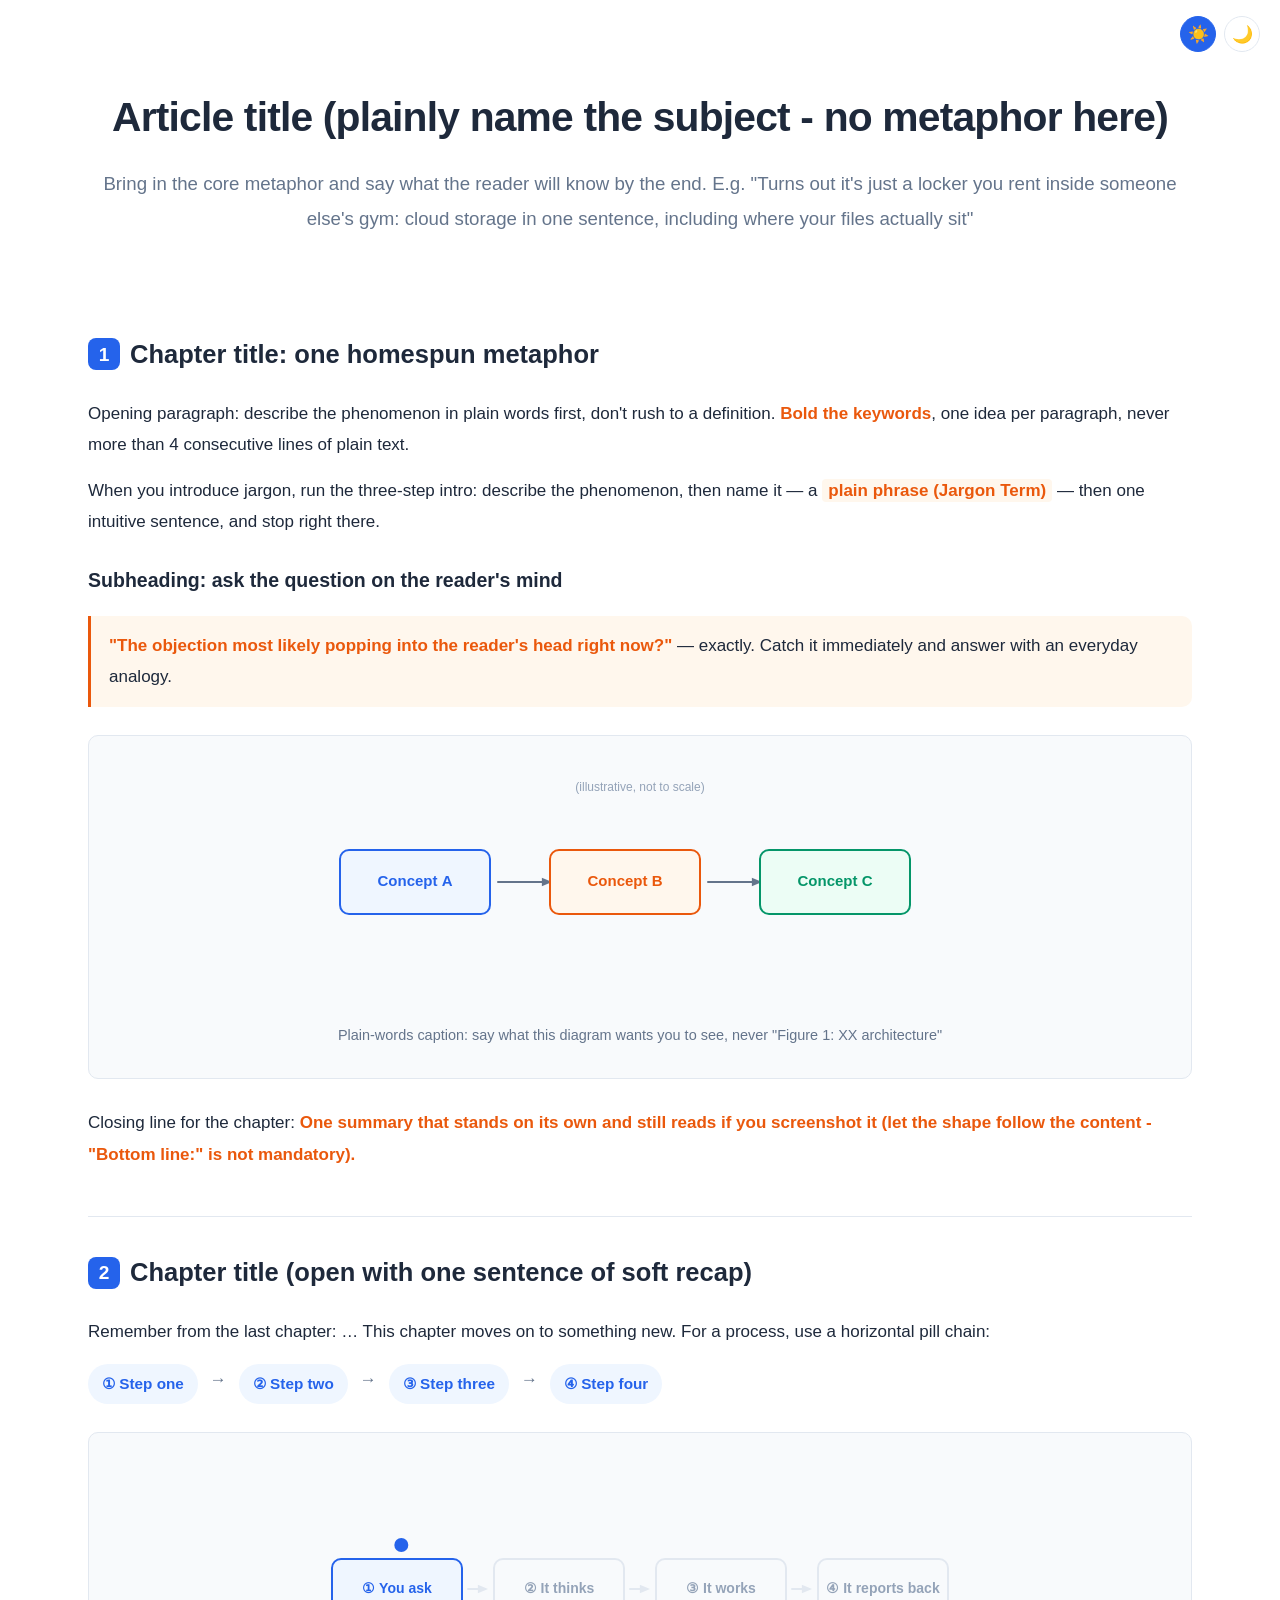
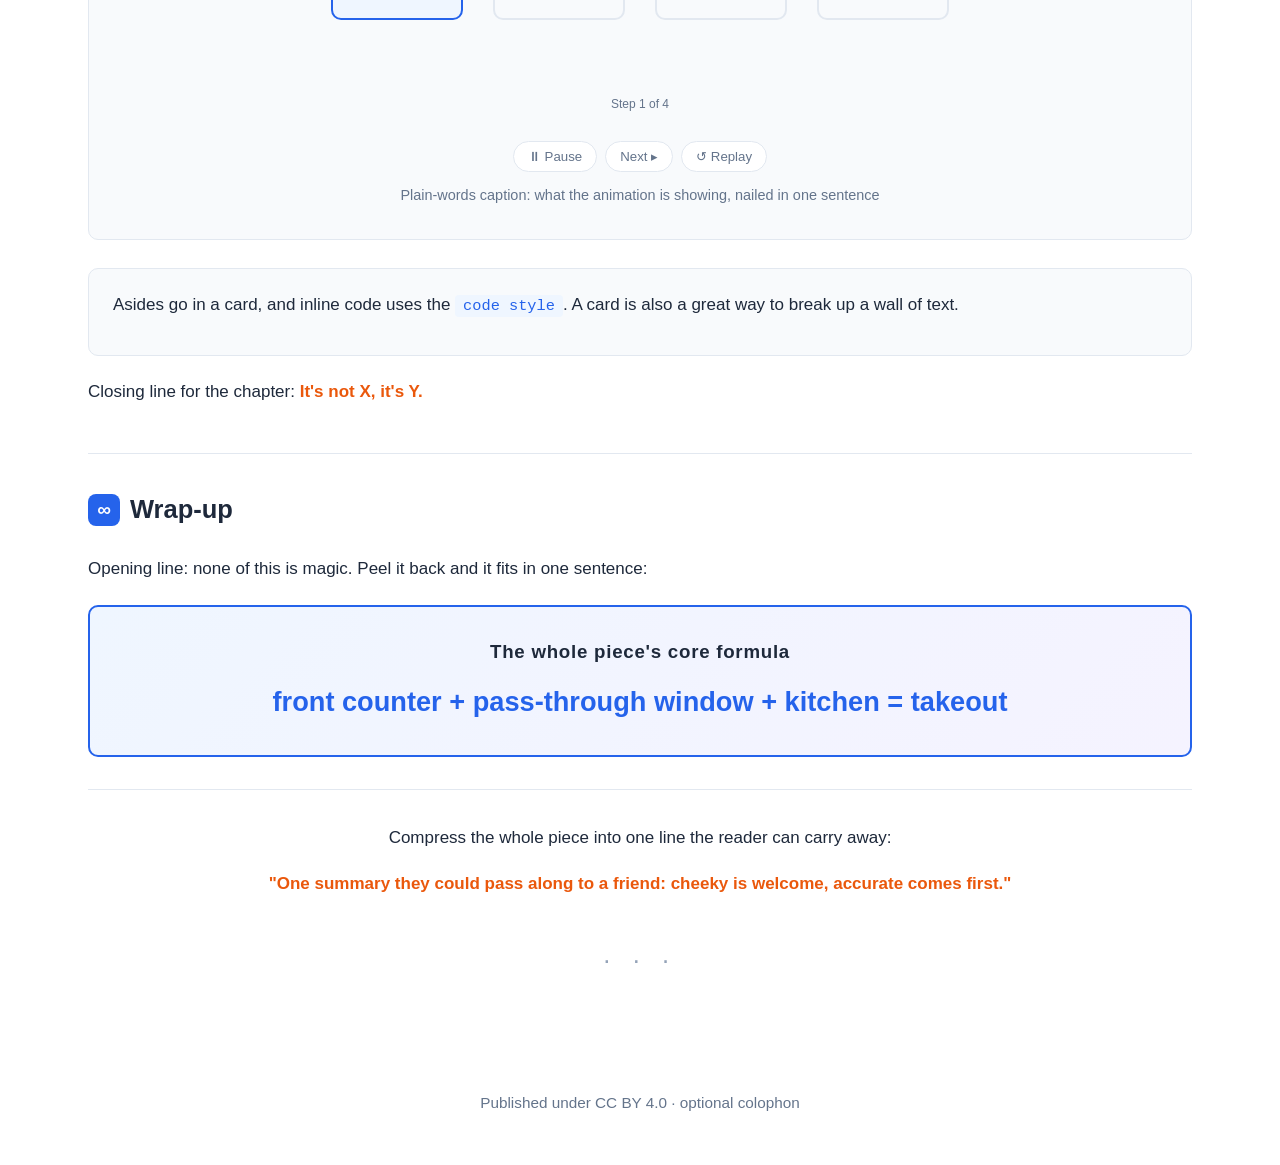
<file: skills-en/write4adhd-book/assets/skeleton.html>
<!DOCTYPE html>
<!-- Single self-contained page template (short pieces, 1-3 pages); for a chaptered book site use the site/ templates.
     The CSS/JS inlined here is the same source as site/style.css and site/shared.js - keep both in sync when you edit either. -->
<html lang="en">
<head>
<meta charset="UTF-8">
<meta name="viewport" content="width=device-width, initial-scale=1.0">
<title>Article Title (plain subject, same as h1)</title>
<!-- Anti-flash: restore the theme before the first paint (pick your own localStorage key per project) -->
<script>
(function(){var t=localStorage.getItem('dd-theme');if(!t)t=window.matchMedia('(prefers-color-scheme: light)').matches?'light':'dark';document.documentElement.setAttribute('data-theme',t);})();
</script>
<style>
:root {
  --primary: #3b82f6;
  --primary-light: #1e3a5f;
  --primary-soft: #1e3a5f;
  --text: #e2e8f0;
  --text-muted: #94a3b8;
  --text-light: #64748b;
  --bg: #0f172a;
  --surface: #1e293b;
  --border: #334155;
  --accent: #f97316;
  --accent-light: #3d1f0a;
  --green: #10b981;
  --green-light: #0d2e1f;
  --purple: #8b5cf6;
  --purple-light: #2d1f4e;
  --radius: 10px;
  --max-width: 1152px;
}

[data-theme="light"] {
  --primary: #2563eb;
  --primary-light: #eff6ff;
  --primary-soft: #dbeafe;
  --text: #1e293b;
  --text-muted: #64748b;
  --text-light: #94a3b8;
  --bg: #ffffff;
  --surface: #f8fafc;
  --border: #e2e8f0;
  --accent: #ea580c;
  --accent-light: #fff7ed;
  --green: #059669;
  --green-light: #ecfdf5;
  --purple: #7c3aed;
  --purple-light: #f5f3ff;
}

* { margin: 0; padding: 0; box-sizing: border-box; }

body {
  font-family: -apple-system, BlinkMacSystemFont, "Segoe UI", Roboto, "Helvetica Neue", Arial, sans-serif;
  color: var(--text);
  background: var(--bg);
  line-height: 1.85;
  font-size: 17px;
  -webkit-font-smoothing: antialiased;
  transition: background-color 0.3s, color 0.3s;
}

.container {
  max-width: var(--max-width);
  margin: 0 auto;
  padding: 0 24px;
}

header {
  padding: 80px 0 48px;
  text-align: center;
}

header h1 {
  font-size: 2.4em;
  font-weight: 800;
  letter-spacing: -0.02em;
  color: var(--text);
  margin-bottom: 12px;
}

header .subtitle {
  font-size: 1.1em;
  color: var(--text-muted);
  font-weight: 400;
}

/* Badge at the top of a bonus page */
.badge {
  display: inline-block;
  background: var(--primary-light);
  color: var(--primary);
  font-size: 0.8em;
  padding: 4px 12px;
  border-radius: 20px;
  margin-bottom: 16px;
  font-weight: 600;
}

section {
  padding: 32px 0;
  border-bottom: 1px solid var(--border);
  transition: border-color 0.3s;
}

section:last-of-type { border-bottom: none; }

.closing {
  text-align: center;
  margin-top: 32px;
  padding-top: 32px;
  border-top: 1px solid var(--border);
}

h2 {
  font-size: 1.5em;
  font-weight: 700;
  margin-bottom: 20px;
  color: var(--text);
  display: flex;
  align-items: center;
  gap: 10px;
}

h2 .num {
  display: inline-flex;
  align-items: center;
  justify-content: center;
  width: 32px;
  height: 32px;
  background: var(--primary);
  color: white;
  border-radius: 8px;
  font-size: 0.75em;
  font-weight: 700;
  flex-shrink: 0;
}

h3 {
  font-size: 1.15em;
  font-weight: 700;
  margin: 24px 0 10px;
  color: var(--text);
}

p {
  margin-bottom: 14px;
  color: var(--text);
}

p.muted {
  color: var(--text-muted);
  font-size: 0.95em;
}

strong { color: var(--accent); font-weight: 700; }

/* em marks the "official name" of a term: accent-tinted pill */
em {
  font-style: normal;
  background: var(--accent-light);
  padding: 2px 6px;
  border-radius: 4px;
  font-weight: 600;
  color: var(--accent);
}

.container a {
  color: var(--primary);
  font-weight: 600;
  text-decoration: none;
}
.container a:hover { text-decoration: underline; }

.card {
  background: var(--surface);
  border: 1px solid var(--border);
  border-radius: var(--radius);
  padding: 20px 24px;
  margin: 20px 0;
}

.card code {
  background: var(--primary-light);
  color: var(--primary);
  padding: 2px 8px;
  border-radius: 4px;
  font-size: 0.9em;
  font-family: "JetBrains Mono", "Fira Code", "Cascadia Code", monospace;
}

.diagram-wrap {
  margin: 28px 0;
  background: var(--surface);
  border: 1px solid var(--border);
  border-radius: var(--radius);
  padding: 16px;
  text-align: center;
}

.diagram-wrap .caption {
  font-size: 0.85em;
  color: var(--text-muted);
  margin-top: 10px;
}

/* ── Diagram animation control bar ── */
.anim-bar {
  display: flex;
  justify-content: center;
  flex-wrap: wrap;
  gap: 8px;
  margin-top: 12px;
}
.anim-btn {
  font-family: inherit;
  font-size: 0.78em;
  padding: 4px 14px;
  border-radius: 20px;
  border: 1px solid var(--border);
  background: var(--bg);
  color: var(--text-muted);
  cursor: pointer;
  line-height: 1.6;
  transition: background-color 0.2s, border-color 0.2s, color 0.2s;
}
.anim-btn:hover {
  border-color: var(--primary);
  color: var(--primary);
}

canvas {
  display: block;
  max-width: 100%;
  margin: 0 auto;
}

ul {
  margin: 10px 0 16px 20px;
}

ul li {
  margin-bottom: 6px;
  color: var(--text);
}

ul.tight li { margin-bottom: 3px; }

/* ── The whole piece's core formula box ── */
.formula-box {
  background: linear-gradient(135deg, var(--primary-light), var(--purple-light));
  border: 2px solid var(--primary);
  border-radius: var(--radius);
  padding: 28px;
  text-align: center;
  margin: 20px 0;
}

.formula-box p {
  font-size: 1.1em;
  font-weight: 700;
  margin: 0;
  letter-spacing: 0.04em;
}

.formula-box .big {
  font-size: 1.6em;
  font-weight: 800;
  color: var(--primary);
  display: block;
  margin-top: 8px;
}

footer {
  padding: 48px 0;
  text-align: center;
  color: var(--text-muted);
  font-size: 0.9em;
}

/* ── Horizontal flow-pill chain ── */
.flow-list {
  display: flex;
  flex-wrap: wrap;
  gap: 12px;
  margin: 16px 0;
}

.flow-step {
  background: var(--primary-light);
  color: var(--primary);
  padding: 6px 14px;
  border-radius: 20px;
  font-weight: 600;
  font-size: 0.9em;
  white-space: nowrap;
}

.arrow-sep {
  color: var(--text-muted);
  font-weight: 400;
}

/* ── Self-posed Q&A / reader-objection box ── */
.callout {
  background: var(--accent-light);
  border-left: 3px solid var(--accent);
  padding: 14px 18px;
  border-radius: 0 var(--radius) var(--radius) 0;
  margin: 18px 0;
}

.callout p { margin: 0; }

.callout.blue {
  background: var(--primary-light);
  border-left-color: var(--primary);
}

.end-mark {
  text-align: center;
  font-size: 1.5em;
  color: var(--text-light);
  padding: 24px 0;
  letter-spacing: 0.3em;
}

.diagram-wrap, .callout, .card, .formula-box {
  transition: background-color 0.3s, border-color 0.3s;
}

/* ── Theme toggle buttons ── */
.theme-switcher {
  position: fixed;
  top: 16px;
  right: 20px;
  display: flex;
  gap: 8px;
  z-index: 100;
}
.theme-btn {
  width: 36px;
  height: 36px;
  border-radius: 50%;
  border: 1px solid var(--border);
  background: transparent;
  color: var(--text-muted);
  cursor: pointer;
  font-size: 1em;
  display: flex;
  align-items: center;
  justify-content: center;
  transition: background 0.3s, border-color 0.3s, color 0.3s;
  line-height: 1;
  padding: 0;
}
.theme-btn:hover {
  border-color: var(--primary);
}
[data-theme="light"] .theme-btn[data-theme="light"],
[data-theme="dark"] .theme-btn[data-theme="dark"] {
  background: var(--primary);
  border-color: var(--primary);
  color: #fff;
}

@media (max-width: 600px) {
  header { padding: 48px 0 32px; }
  header h1 { font-size: 1.8em; }
  section { padding: 24px 0; }
  .closing { margin-top: 24px; padding-top: 24px; }
  body { font-size: 16px; }
  h2 { font-size: 1.3em; }
}
</style>
</head>
<body>

<div class="theme-switcher">
  <button class="theme-btn" data-theme="light" aria-label="Light mode" title="Light mode">☀️</button>
  <button class="theme-btn" data-theme="dark" aria-label="Dark mode" title="Dark mode">🌙</button>
</div>

<div class="container">

<header>
  <!-- For a bonus page, add before the h1: <span class="badge">Bonus</span> and a "← Back to the main piece" link -->
  <h1>Article title (plainly name the subject - no metaphor here)</h1>
  <p class="subtitle">Bring in the core metaphor and say what the reader will know by the end. E.g. "Turns out it's just a locker you rent inside someone else's gym: cloud storage in one sentence, including where your files actually sit"</p>
</header>

<!-- ==================== Chapter 1 ==================== -->
<section>
  <h2><span class="num">1</span> Chapter title: one homespun metaphor</h2>

  <p>Opening paragraph: describe the phenomenon in plain words first, don't rush to a definition. <strong>Bold the keywords</strong>, one idea per paragraph, never more than 4 consecutive lines of plain text.</p>

  <p>When you introduce jargon, run the three-step intro: describe the phenomenon, then name it — a <em>plain phrase (Jargon Term)</em> — then one intuitive sentence, and stop right there.</p>

  <h3>Subheading: ask the question on the reader's mind</h3>

  <div class="callout">
    <p><strong>"The objection most likely popping into the reader's head right now?"</strong> — exactly. Catch it immediately and answer with an everyday analogy.</p>
  </div>

  <!-- Static diagram: design space about 680 wide -->
  <div class="diagram-wrap">
    <canvas id="canvas-demo-static" width="680" height="260"></canvas>
    <p class="caption">Plain-words caption: say what this diagram wants you to see, never "Figure 1: XX architecture"</p>
  </div>

  <p>Closing line for the chapter: <strong>One summary that stands on its own and still reads if you screenshot it (let the shape follow the content - "Bottom line:" is not mandatory).</strong></p>
</section>

<!-- ==================== Chapter 2 ==================== -->
<section>
  <h2><span class="num">2</span> Chapter title (open with one sentence of soft recap)</h2>

  <p>Remember from the last chapter: … This chapter moves on to something new. For a process, use a horizontal pill chain:</p>

  <div class="flow-list">
    <span class="flow-step">① Step one</span><span class="arrow-sep">→</span>
    <span class="flow-step">② Step two</span><span class="arrow-sep">→</span>
    <span class="flow-step">③ Step three</span><span class="arrow-sep">→</span>
    <span class="flow-step">④ Step four</span>
  </div>

  <!-- Step animation: autoplays, pauses when scrolled out of the viewport, three-button controls -->
  <div class="diagram-wrap">
    <canvas id="canvas-demo-anim" width="680" height="280"></canvas>
    <div class="anim-bar">
      <button type="button" class="anim-btn" id="canvas-demo-anim-play">⏸ Pause</button>
      <button type="button" class="anim-btn" id="canvas-demo-anim-step">Next ▸</button>
      <button type="button" class="anim-btn" id="canvas-demo-anim-reset">↺ Replay</button>
    </div>
    <p class="caption">Plain-words caption: what the animation is showing, nailed in one sentence</p>
  </div>

  <div class="card">
    <p>Asides go in a card, and inline code uses the <code>code style</code>. A card is also a great way to break up a wall of text.</p>
  </div>

  <p>Closing line for the chapter: <strong>It's not X, it's Y.</strong></p>
</section>

<!-- ==================== Wrap-up chapter ==================== -->
<section>
  <h2><span class="num">∞</span> Wrap-up</h2>

  <p>Opening line: none of this is magic. Peel it back and it fits in one sentence:</p>

  <div class="formula-box">
    <p>The whole piece's core formula</p>
    <span class="big">front counter + pass-through window + kitchen = takeout</span>
  </div>

  <div class="closing">
    <p>Compress the whole piece into one line the reader can carry away:</p>
    <p><strong>"One summary they could pass along to a friend: cheeky is welcome, accurate comes first."</strong></p>
  </div>

  <div class="end-mark">· · ·</div>
</section>

<footer>Published under CC BY 4.0 · optional colophon</footer>

</div>

<script>
/* ── Read the current theme colors so diagrams adapt to light/dark automatically ── */
function getColors() {
  var s = getComputedStyle(document.documentElement);
  function v(n) { return (s.getPropertyValue(n) || '').trim(); }
  return {
    primary: v('--primary'), primaryLight: v('--primary-light'),
    accent: v('--accent'),   accentLight: v('--accent-light'),
    green: v('--green'),     greenLight: v('--green-light'),
    purple: v('--purple'),   purpleLight: v('--purple-light'),
    text: v('--text'), muted: v('--text-muted'), light: v('--text-light'),
    surface: v('--surface'), border: v('--border'), bg: v('--bg')
  };
}

/* Every diagram that needs redrawing on theme switch registers itself here */
var __redraws = [];

/* ── Canvas init: DPR handling + proportional scaling, no distortion on narrow screens ── */
function setupCanvas(id, drawFn) {
  var canvas = document.getElementById(id);
  if (!canvas) return null;
  var dpr = window.devicePixelRatio || 1;
  var baseW = canvas.width, baseH = canvas.height; // design-space size
  var ctx = canvas.getContext('2d');
  var cssW = baseW, cssH = baseH, scale = 1;

  function paint() {
    ctx.setTransform(1, 0, 0, 1, 0, 0);
    ctx.scale(dpr, dpr);
    ctx.clearRect(0, 0, cssW, cssH);
    ctx.save();
    ctx.scale(scale, scale);
    drawFn(ctx, baseW, baseH);
    ctx.restore();
  }

  function resize() {
    var rect = canvas.parentElement.getBoundingClientRect();
    var w = Math.min(rect.width - 32, baseW);
    var h = baseH * (w / baseW);
    canvas.style.width = w + 'px';
    canvas.style.height = h + 'px';
    canvas.width = Math.round(w * dpr);
    canvas.height = Math.round(h * dpr);
    cssW = w; cssH = h; scale = w / baseW;
    paint();
  }

  __redraws.push(resize);
  resize();
  window.addEventListener('resize', resize);
  return { paint: paint, resize: resize, canvas: canvas };
}

/* ── Basic drawing helpers ── */
function roundRect(ctx, x, y, w, h, r) {
  ctx.beginPath();
  ctx.moveTo(x + r, y);
  ctx.lineTo(x + w - r, y);
  ctx.arcTo(x + w, y, x + w, y + r, r);
  ctx.lineTo(x + w, y + h - r);
  ctx.arcTo(x + w, y + h, x + w - r, y + h, r);
  ctx.lineTo(x + r, y + h);
  ctx.arcTo(x, y + h, x, y + h - r, r);
  ctx.lineTo(x, y + r);
  ctx.arcTo(x, y, x + r, y, r);
  ctx.closePath();
}

function drawArrow(ctx, x1, y1, x2, y2, color, width) {
  color = color || '#64748b';
  width = width || 2;
  var angle = Math.atan2(y2 - y1, x2 - x1);
  var headLen = 11;
  ctx.strokeStyle = color;
  ctx.lineWidth = width;
  ctx.lineCap = 'round';
  ctx.lineJoin = 'round';
  ctx.beginPath();
  ctx.moveTo(x1, y1);
  ctx.lineTo(x2 - headLen * 0.85 * Math.cos(angle), y2 - headLen * 0.85 * Math.sin(angle));
  ctx.stroke();
  ctx.fillStyle = color;
  ctx.beginPath();
  ctx.moveTo(x2, y2);
  ctx.lineTo(x2 - headLen * Math.cos(angle - 0.4), y2 - headLen * Math.sin(angle - 0.4));
  ctx.lineTo(x2 - headLen * Math.cos(angle + 0.4), y2 - headLen * Math.sin(angle + 0.4));
  ctx.closePath();
  ctx.fill();
}

/* Rounded box with multi-line text support (\n for line breaks) */
function drawBox(ctx, x, y, w, h, text, fill, border, textColor, fontSize) {
  fontSize = fontSize || 14;
  roundRect(ctx, x, y, w, h, 9);
  ctx.fillStyle = fill;
  ctx.fill();
  ctx.strokeStyle = border;
  ctx.lineWidth = 2;
  ctx.stroke();
  ctx.fillStyle = textColor;
  ctx.font = '600 ' + fontSize + 'px -apple-system, "Segoe UI", Roboto, sans-serif';
  ctx.textAlign = 'center';
  ctx.textBaseline = 'middle';
  var lines = String(text).split('\n');
  var lh = fontSize * 1.25;
  var startY = y + h / 2 - (lines.length - 1) * lh / 2;
  for (var i = 0; i < lines.length; i++) {
    ctx.fillText(lines[i], x + w / 2, startY + i * lh);
  }
}

/* Label with multi-line + alignment support */
function drawLabel(ctx, x, y, text, color, size, align) {
  color = color || '#64748b';
  size = size || 13;
  align = align || 'center';
  ctx.fillStyle = color;
  ctx.font = '500 ' + size + 'px -apple-system, "Segoe UI", Roboto, sans-serif';
  ctx.textAlign = align;
  ctx.textBaseline = 'middle';
  var lines = String(text).split('\n');
  var lh = size * 1.3;
  var startY = y - (lines.length - 1) * lh / 2;
  for (var i = 0; i < lines.length; i++) {
    ctx.fillText(lines[i], x, startY + i * lh);
  }
}

/* ── Step-animation scaffolding ──
   spec.steps: total number of steps; spec.stepMs: duration of each step;
   spec.draw(ctx, w, h, step, t): draws the current step and its progress t (0→1).
   Automatically wires up the <id>-play / <id>-step / <id>-reset buttons,
   autoplays and loops by default, and pauses when scrolled out of the viewport. */
function setupAnim(id, spec) {
  var anim = { step: 0, t: 0, playing: true };
  var steps = spec.steps || 4;
  var stepMs = spec.stepMs || 1300;
  var view = setupCanvas(id, function (ctx, w, h) {
    spec.draw(ctx, w, h, anim.step, anim.t);
  });
  if (!view) return null;

  var visible = true, rafId = null, last = 0;
  function syncPlay() {
    var b = document.getElementById(id + '-play');
    if (b) b.textContent = anim.playing ? '⏸ Pause' : '▶ Play';
  }
  function loop(ts) {
    rafId = null;
    if (!anim.playing || !visible) return;
    if (!last) last = ts;
    anim.t += (ts - last) / stepMs;
    last = ts;
    while (anim.t >= 1) { anim.t -= 1; anim.step = (anim.step + 1) % steps; }
    view.paint();
    rafId = requestAnimationFrame(loop);
  }
  function start() {
    if (rafId == null && anim.playing && visible) { last = 0; rafId = requestAnimationFrame(loop); }
  }
  function stop() { if (rafId != null) { cancelAnimationFrame(rafId); rafId = null; } }

  var playBtn = document.getElementById(id + '-play');
  if (playBtn) playBtn.addEventListener('click', function () {
    anim.playing = !anim.playing;
    syncPlay();
    if (anim.playing) start(); else stop();
  });
  var stepBtn = document.getElementById(id + '-step');
  if (stepBtn) stepBtn.addEventListener('click', function () {
    anim.playing = false; syncPlay(); stop();
    anim.step = (anim.step + 1) % steps; anim.t = 0;
    view.paint();
  });
  var resetBtn = document.getElementById(id + '-reset');
  if (resetBtn) resetBtn.addEventListener('click', function () {
    anim.step = 0; anim.t = 0; anim.playing = true;
    syncPlay(); start();
  });

  if ('IntersectionObserver' in window) {
    new IntersectionObserver(function (entries) {
      visible = entries[0].isIntersecting;
      if (visible) start(); else stop();
    }, { threshold: 0.15 }).observe(view.canvas);
  }

  start();
  return { anim: anim, view: view, start: start, stop: stop };
}

/* ==================== Demo diagrams (replace with the real content) ==================== */

/* Static diagram demo: three concept boxes + arrows */
setupCanvas('canvas-demo-static', function (ctx, w, h) {
  var c = getColors();
  var bw = 150, bh = 64, y = h / 2 - bh / 2;
  drawBox(ctx, 40, y, bw, bh, 'Concept A', c.primaryLight, c.primary, c.primary, 15);
  drawArrow(ctx, 40 + bw + 8, h / 2, 40 + bw + 62, h / 2, c.muted, 2);
  drawBox(ctx, 250, y, bw, bh, 'Concept B', c.accentLight, c.accent, c.accent, 15);
  drawArrow(ctx, 250 + bw + 8, h / 2, 250 + bw + 62, h / 2, c.muted, 2);
  drawBox(ctx, 460, y, bw, bh, 'Concept C', c.greenLight, c.green, c.green, 15);
  drawLabel(ctx, w / 2, 36, '(illustrative, not to scale)', c.light, 12);
});

/* Step-animation demo: a four-step process, the current step highlighted, a dot travelling between nodes */
setupAnim('canvas-demo-anim', {
  steps: 4,
  stepMs: 1300,
  draw: function (ctx, w, h, step, t) {
    var c = getColors();
    var labels = ['① You ask', '② It thinks', '③ It works', '④ It reports back'];
    var themes = [
      [c.primaryLight, c.primary],
      [c.accentLight, c.accent],
      [c.greenLight, c.green],
      [c.purpleLight, c.purple]
    ];
    var bw = 130, bh = 60, gap = (w - 4 * bw) / 5, y = h / 2 - bh / 2;
    function cx(i) { return gap + i * (bw + gap) + bw / 2; }

    /* Static arrows between the nodes */
    for (var i = 0; i < 3; i++) {
      drawArrow(ctx, cx(i) + bw / 2 + 6, h / 2, cx(i + 1) - bw / 2 - 6, h / 2, c.border, 2);
    }
    /* Nodes: the current step highlighted, the rest dimmed */
    for (var j = 0; j < 4; j++) {
      var hot = (j === step);
      drawBox(ctx, cx(j) - bw / 2, y, bw, bh, labels[j],
        hot ? themes[j][0] : c.surface,
        hot ? themes[j][1] : c.border,
        hot ? themes[j][1] : c.light, 14);
    }
    /* Travelling dot: slides from the current node to the next (the last step wraps back to the start, forming a loop) */
    var from = cx(step), to = cx((step + 1) % 4);
    var ease = t < 0.5 ? 2 * t * t : 1 - Math.pow(-2 * t + 2, 2) / 2;
    var x = from + (to - from) * ease;
    ctx.fillStyle = themes[step][1];
    ctx.beginPath();
    ctx.arc(x, h / 2 - 44, 7, 0, Math.PI * 2);
    ctx.fill();
    drawLabel(ctx, w / 2, h - 24, 'Step ' + (step + 1) + ' of 4', c.muted, 12);
  }
});

/* ── Theme switching ── */
document.addEventListener('DOMContentLoaded', function () {
  var html = document.documentElement;
  document.querySelectorAll('.theme-btn').forEach(function (btn) {
    btn.addEventListener('click', function () {
      var theme = this.getAttribute('data-theme');
      html.setAttribute('data-theme', theme);
      localStorage.setItem('dd-theme', theme);
      __redraws.forEach(function (fn) { fn(); }); // redraw diagrams on theme switch
    });
  });
});
</script>
</body>
</html>
</file>
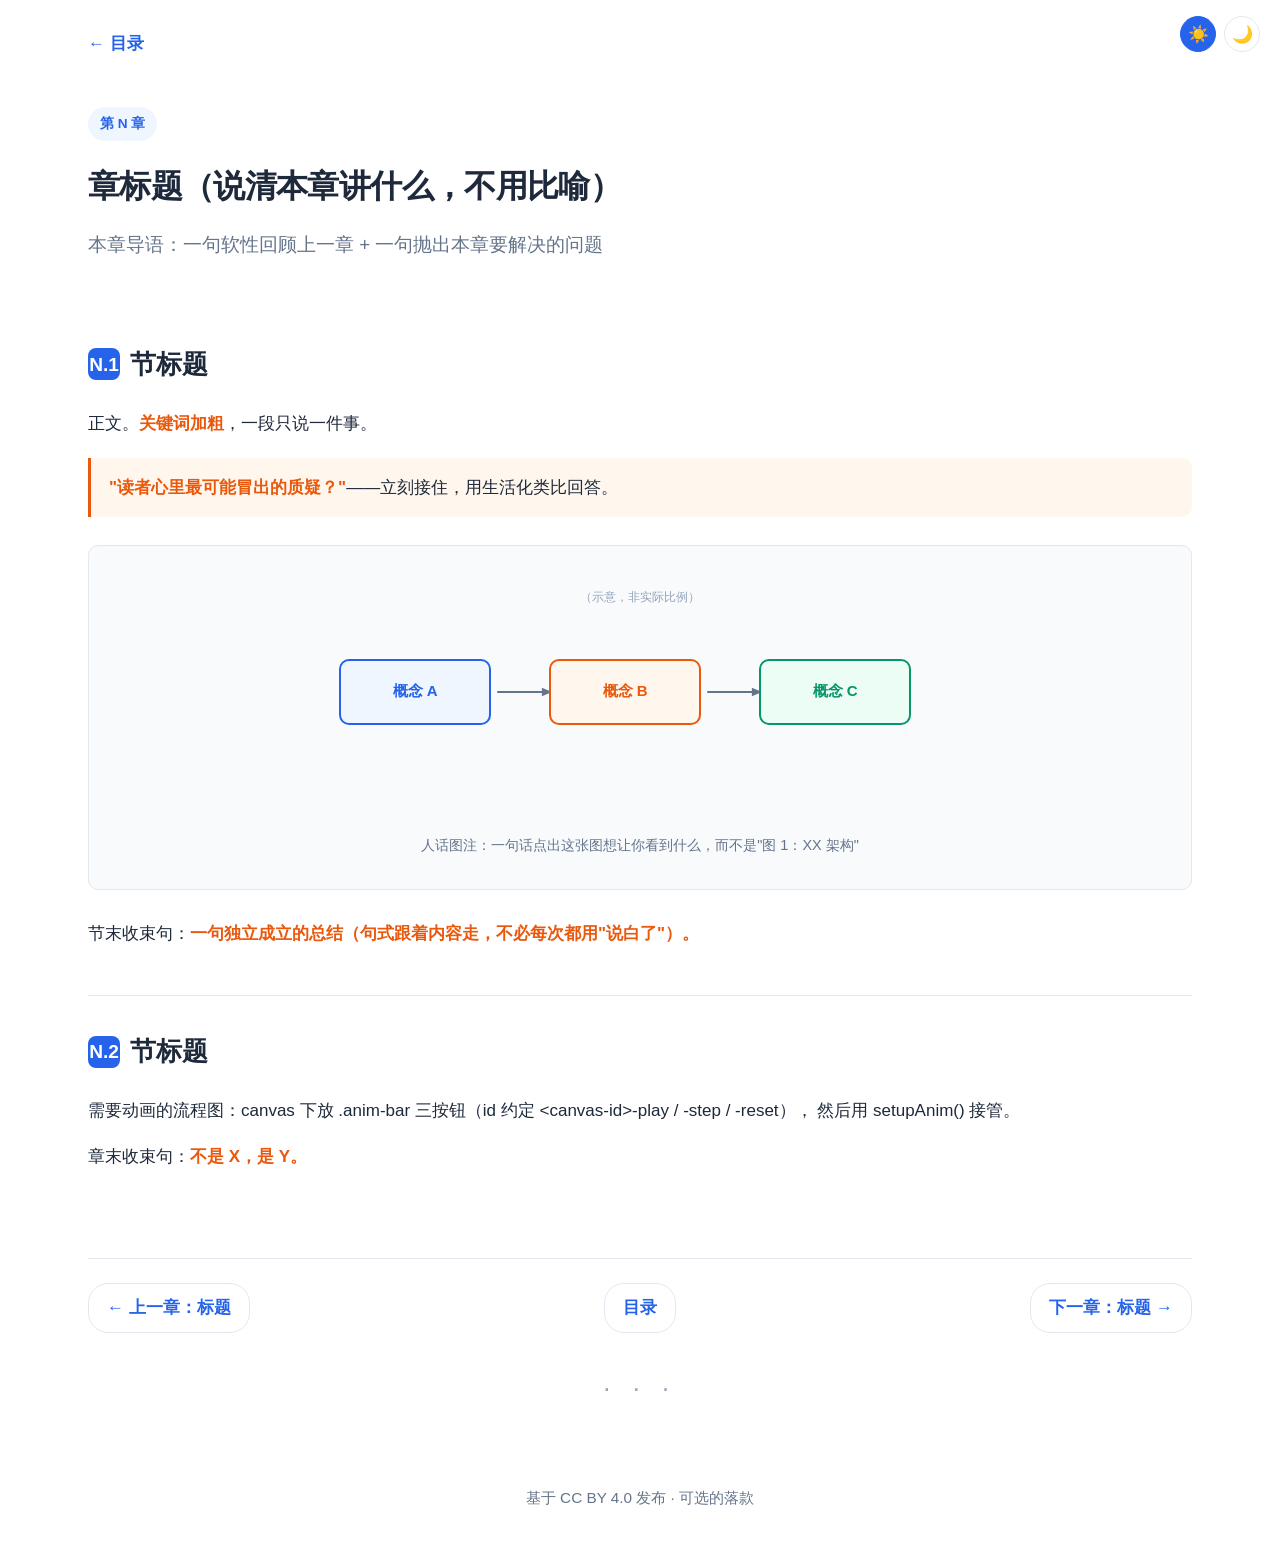
<file: skills-cn/write4adhd-book/assets/site/chapter.html>
<!DOCTYPE html>
<html lang="zh-CN">
<head>
<meta charset="UTF-8">
<meta name="viewport" content="width=device-width, initial-scale=1.0">
<title>第 N 章 · 章标题 - 书名</title>
<!-- 防闪烁：首次绘制前恢复主题 -->
<script>
(function(){var t=localStorage.getItem('dd-theme');if(!t)t=window.matchMedia('(prefers-color-scheme: light)').matches?'light':'dark';document.documentElement.setAttribute('data-theme',t);})();
</script>
<link rel="stylesheet" href="style.css">
</head>
<body>

<div class="theme-switcher">
  <button class="theme-btn" data-theme="light" aria-label="亮色模式" title="亮色模式">☀️</button>
  <button class="theme-btn" data-theme="dark" aria-label="暗色模式" title="暗色模式">🌙</button>
</div>

<div class="container">

<a class="back-link" href="index.html">← 目录</a>

<header class="chapter-head">
  <!-- 番外篇把 badge 文字换成"番外篇" -->
  <span class="badge">第 N 章</span>
  <h1>章标题（说清本章讲什么，不用比喻）</h1>
  <p class="subtitle">本章导语：一句软性回顾上一章 + 一句抛出本章要解决的问题</p>
</header>

<!-- 一页承载 1~3 节。每节仍然是：小步快跑 + 段落不超 4 行 + 图 + 收束句。
     章页独立可读：跳进来的读者靠导语里的软性回顾接上主线。 -->
<section>
  <h2><span class="num">N.1</span> 节标题</h2>

  <p>正文。<strong>关键词加粗</strong>，一段只说一件事。</p>

  <div class="callout">
    <p><strong>"读者心里最可能冒出的质疑？"</strong>——立刻接住，用生活化类比回答。</p>
  </div>

  <div class="diagram-wrap">
    <canvas id="canvas-ch1-demo" width="680" height="260"></canvas>
    <p class="caption">人话图注：一句话点出这张图想让你看到什么，而不是"图 1：XX 架构"</p>
  </div>

  <p>节末收束句：<strong>一句独立成立的总结（句式跟着内容走，不必每次都用"说白了"）。</strong></p>
</section>

<section>
  <h2><span class="num">N.2</span> 节标题</h2>

  <p>需要动画的流程图：canvas 下放 .anim-bar 三按钮（id 约定 &lt;canvas-id&gt;-play / -step / -reset），
  然后用 setupAnim() 接管。</p>

  <p>章末收束句：<strong>不是 X，是 Y。</strong></p>
</section>

<!-- 上一章 / 目录 / 下一章：让读者随时知道读到哪了、下一步去哪 -->
<nav class="pager">
  <a href="ch1.html">← 上一章：标题</a>
  <a href="index.html">目录</a>
  <a href="ch3.html">下一章：标题 →</a>
</nav>

<div class="end-mark">· · ·</div>

<footer>基于 CC BY 4.0 发布 · 可选的落款</footer>

</div>

<script src="shared.js"></script>
<script>
/* 本页专属的图表绘制代码。辅助函数（setupCanvas / setupAnim / drawBox /
   drawArrow / drawLabel / getColors）都在 shared.js 里。 */

setupCanvas('canvas-ch1-demo', function (ctx, w, h) {
  var c = getColors();
  var bw = 150, bh = 64, y = h / 2 - bh / 2;
  drawBox(ctx, 40, y, bw, bh, '概念 A', c.primaryLight, c.primary, c.primary, 15);
  drawArrow(ctx, 40 + bw + 8, h / 2, 40 + bw + 62, h / 2, c.muted, 2);
  drawBox(ctx, 250, y, bw, bh, '概念 B', c.accentLight, c.accent, c.accent, 15);
  drawArrow(ctx, 250 + bw + 8, h / 2, 250 + bw + 62, h / 2, c.muted, 2);
  drawBox(ctx, 460, y, bw, bh, '概念 C', c.greenLight, c.green, c.green, 15);
  drawLabel(ctx, w / 2, 36, '（示意，非实际比例）', c.light, 12);
});
</script>
</body>
</html>
</file>
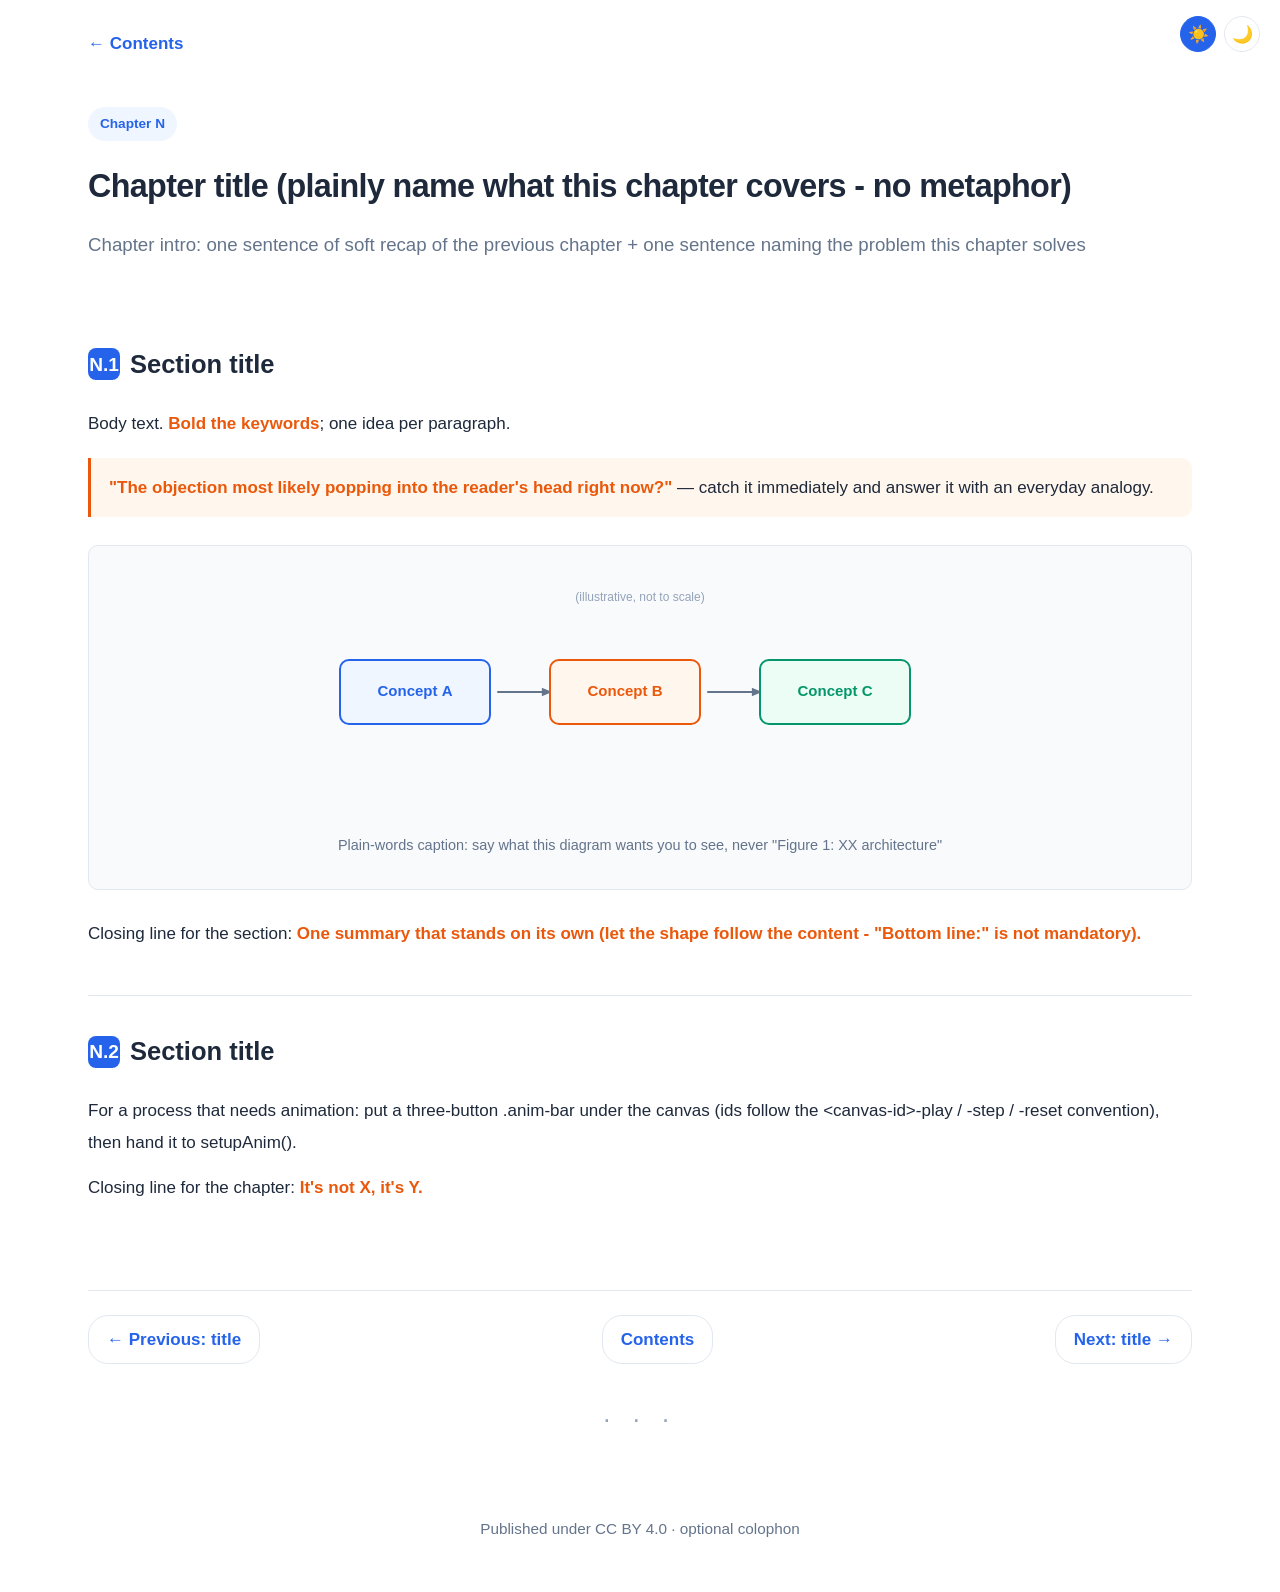
<file: skills-en/write4adhd-book/assets/site/chapter.html>
<!DOCTYPE html>
<html lang="en">
<head>
<meta charset="UTF-8">
<meta name="viewport" content="width=device-width, initial-scale=1.0">
<title>Chapter N · Chapter Title - Book Title</title>
<!-- Anti-flash: restore the theme before the first paint -->
<script>
(function(){var t=localStorage.getItem('dd-theme');if(!t)t=window.matchMedia('(prefers-color-scheme: light)').matches?'light':'dark';document.documentElement.setAttribute('data-theme',t);})();
</script>
<link rel="stylesheet" href="style.css">
</head>
<body>

<div class="theme-switcher">
  <button class="theme-btn" data-theme="light" aria-label="Light mode" title="Light mode">☀️</button>
  <button class="theme-btn" data-theme="dark" aria-label="Dark mode" title="Dark mode">🌙</button>
</div>

<div class="container">

<a class="back-link" href="index.html">← Contents</a>

<header class="chapter-head">
  <!-- For a bonus page, change the badge text to "Bonus" -->
  <span class="badge">Chapter N</span>
  <h1>Chapter title (plainly name what this chapter covers - no metaphor)</h1>
  <p class="subtitle">Chapter intro: one sentence of soft recap of the previous chapter + one sentence naming the problem this chapter solves</p>
</header>

<!-- 1-3 sections per page. Every section is still: small quick steps + paragraphs of no more
     than 4 lines + a diagram + a closing line.
     A chapter page reads standalone: a reader who lands here mid-book catches the main thread
     through the soft recap in the intro. -->
<section>
  <h2><span class="num">N.1</span> Section title</h2>

  <p>Body text. <strong>Bold the keywords</strong>; one idea per paragraph.</p>

  <div class="callout">
    <p><strong>"The objection most likely popping into the reader's head right now?"</strong> — catch it immediately and answer it with an everyday analogy.</p>
  </div>

  <div class="diagram-wrap">
    <canvas id="canvas-ch1-demo" width="680" height="260"></canvas>
    <p class="caption">Plain-words caption: say what this diagram wants you to see, never "Figure 1: XX architecture"</p>
  </div>

  <p>Closing line for the section: <strong>One summary that stands on its own (let the shape follow the content - "Bottom line:" is not mandatory).</strong></p>
</section>

<section>
  <h2><span class="num">N.2</span> Section title</h2>

  <p>For a process that needs animation: put a three-button .anim-bar under the canvas (ids follow the
  &lt;canvas-id&gt;-play / -step / -reset convention), then hand it to setupAnim().</p>

  <p>Closing line for the chapter: <strong>It's not X, it's Y.</strong></p>
</section>

<!-- Previous / Contents / Next: so the reader always knows where they are and where to go -->
<nav class="pager">
  <a href="ch1.html">← Previous: title</a>
  <a href="index.html">Contents</a>
  <a href="ch3.html">Next: title →</a>
</nav>

<div class="end-mark">· · ·</div>

<footer>Published under CC BY 4.0 · optional colophon</footer>

</div>

<script src="shared.js"></script>
<script>
/* Diagram code specific to this page. The helpers (setupCanvas / setupAnim / drawBox /
   drawArrow / drawLabel / getColors) all live in shared.js. */

setupCanvas('canvas-ch1-demo', function (ctx, w, h) {
  var c = getColors();
  var bw = 150, bh = 64, y = h / 2 - bh / 2;
  drawBox(ctx, 40, y, bw, bh, 'Concept A', c.primaryLight, c.primary, c.primary, 15);
  drawArrow(ctx, 40 + bw + 8, h / 2, 40 + bw + 62, h / 2, c.muted, 2);
  drawBox(ctx, 250, y, bw, bh, 'Concept B', c.accentLight, c.accent, c.accent, 15);
  drawArrow(ctx, 250 + bw + 8, h / 2, 250 + bw + 62, h / 2, c.muted, 2);
  drawBox(ctx, 460, y, bw, bh, 'Concept C', c.greenLight, c.green, c.green, 15);
  drawLabel(ctx, w / 2, 36, '(illustrative, not to scale)', c.light, 12);
});
</script>
</body>
</html>
</file>
<file: skills-cn/write4adhd-book/assets/site/style.css>
/* 祛魅体书站共享样式（与 skeleton.html 内联样式同源，修改时注意两处同步） */

:root {
  --primary: #3b82f6;
  --primary-light: #1e3a5f;
  --primary-soft: #1e3a5f;
  --text: #e2e8f0;
  --text-muted: #94a3b8;
  --text-light: #64748b;
  --bg: #0f172a;
  --surface: #1e293b;
  --border: #334155;
  --accent: #f97316;
  --accent-light: #3d1f0a;
  --green: #10b981;
  --green-light: #0d2e1f;
  --purple: #8b5cf6;
  --purple-light: #2d1f4e;
  --radius: 10px;
  --max-width: 1152px;
}

[data-theme="light"] {
  --primary: #2563eb;
  --primary-light: #eff6ff;
  --primary-soft: #dbeafe;
  --text: #1e293b;
  --text-muted: #64748b;
  --text-light: #94a3b8;
  --bg: #ffffff;
  --surface: #f8fafc;
  --border: #e2e8f0;
  --accent: #ea580c;
  --accent-light: #fff7ed;
  --green: #059669;
  --green-light: #ecfdf5;
  --purple: #7c3aed;
  --purple-light: #f5f3ff;
}

* { margin: 0; padding: 0; box-sizing: border-box; }

body {
  font-family: -apple-system, BlinkMacSystemFont, "PingFang SC", "Microsoft YaHei", "Hiragino Sans GB", "Noto Sans CJK SC", sans-serif;
  color: var(--text);
  background: var(--bg);
  line-height: 1.85;
  font-size: 17px;
  -webkit-font-smoothing: antialiased;
  transition: background-color 0.3s, color 0.3s;
}

.container {
  max-width: var(--max-width);
  margin: 0 auto;
  padding: 0 24px;
}

header {
  padding: 80px 0 48px;
  text-align: center;
}

/* 章页头比封面页紧凑一些 */
header.chapter-head {
  padding: 48px 0 32px;
  text-align: left;
}

header h1 {
  font-size: 2.4em;
  font-weight: 800;
  letter-spacing: -0.02em;
  color: var(--text);
  margin-bottom: 12px;
}

header.chapter-head h1 { font-size: 1.9em; }

header .subtitle {
  font-size: 1.1em;
  color: var(--text-muted);
  font-weight: 400;
}

/* 番外篇/章节徽章 */
.badge {
  display: inline-block;
  background: var(--primary-light);
  color: var(--primary);
  font-size: 0.8em;
  padding: 4px 12px;
  border-radius: 20px;
  margin-bottom: 16px;
  font-weight: 600;
}

section {
  padding: 32px 0;
  border-bottom: 1px solid var(--border);
  transition: border-color 0.3s;
}

section:last-of-type { border-bottom: none; }

.closing {
  text-align: center;
  margin-top: 32px;
  padding-top: 32px;
  border-top: 1px solid var(--border);
}

h2 {
  font-size: 1.5em;
  font-weight: 700;
  margin-bottom: 20px;
  color: var(--text);
  display: flex;
  align-items: center;
  gap: 10px;
}

h2 .num {
  display: inline-flex;
  align-items: center;
  justify-content: center;
  width: 32px;
  height: 32px;
  background: var(--primary);
  color: white;
  border-radius: 8px;
  font-size: 0.75em;
  font-weight: 700;
  flex-shrink: 0;
}

h3 {
  font-size: 1.15em;
  font-weight: 700;
  margin: 24px 0 10px;
  color: var(--text);
}

p {
  margin-bottom: 14px;
  color: var(--text);
}

p.muted {
  color: var(--text-muted);
  font-size: 0.95em;
}

strong { color: var(--accent); font-weight: 700; }

/* em 用来标"学名"术语：强调色底纹胶囊 */
em {
  font-style: normal;
  background: var(--accent-light);
  padding: 2px 6px;
  border-radius: 4px;
  font-weight: 600;
  color: var(--accent);
}

.container a {
  color: var(--primary);
  font-weight: 600;
  text-decoration: none;
}
.container a:hover { text-decoration: underline; }

.card {
  background: var(--surface);
  border: 1px solid var(--border);
  border-radius: var(--radius);
  padding: 20px 24px;
  margin: 20px 0;
}

.card code {
  background: var(--primary-light);
  color: var(--primary);
  padding: 2px 8px;
  border-radius: 4px;
  font-size: 0.9em;
  font-family: "JetBrains Mono", "Fira Code", "Cascadia Code", monospace;
}

.diagram-wrap {
  margin: 28px 0;
  background: var(--surface);
  border: 1px solid var(--border);
  border-radius: var(--radius);
  padding: 16px;
  text-align: center;
}

.diagram-wrap .caption {
  font-size: 0.85em;
  color: var(--text-muted);
  margin-top: 10px;
}

/* ── 图表动画控制条 ── */
.anim-bar {
  display: flex;
  justify-content: center;
  flex-wrap: wrap;
  gap: 8px;
  margin-top: 12px;
}
.anim-btn {
  font-family: inherit;
  font-size: 0.78em;
  padding: 4px 14px;
  border-radius: 20px;
  border: 1px solid var(--border);
  background: var(--bg);
  color: var(--text-muted);
  cursor: pointer;
  line-height: 1.6;
  transition: background-color 0.2s, border-color 0.2s, color 0.2s;
}
.anim-btn:hover {
  border-color: var(--primary);
  color: var(--primary);
}

canvas {
  display: block;
  max-width: 100%;
  margin: 0 auto;
}

ul {
  margin: 10px 0 16px 20px;
}

ul li {
  margin-bottom: 6px;
  color: var(--text);
}

ul.tight li { margin-bottom: 3px; }

/* ── 全文核心公式框 ── */
.formula-box {
  background: linear-gradient(135deg, var(--primary-light), var(--purple-light));
  border: 2px solid var(--primary);
  border-radius: var(--radius);
  padding: 28px;
  text-align: center;
  margin: 20px 0;
}

.formula-box p {
  font-size: 1.1em;
  font-weight: 700;
  margin: 0;
  letter-spacing: 0.04em;
}

.formula-box .big {
  font-size: 1.6em;
  font-weight: 800;
  color: var(--primary);
  display: block;
  margin-top: 8px;
}

footer {
  padding: 48px 0;
  text-align: center;
  color: var(--text-muted);
  font-size: 0.9em;
}

/* ── 横向流程胶囊链 ── */
.flow-list {
  display: flex;
  flex-wrap: wrap;
  gap: 12px;
  margin: 16px 0;
}

.flow-step {
  background: var(--primary-light);
  color: var(--primary);
  padding: 6px 14px;
  border-radius: 20px;
  font-weight: 600;
  font-size: 0.9em;
  white-space: nowrap;
}

.arrow-sep {
  color: var(--text-muted);
  font-weight: 400;
}

/* ── 自问自答 / 读者质疑框 ── */
.callout {
  background: var(--accent-light);
  border-left: 3px solid var(--accent);
  padding: 14px 18px;
  border-radius: 0 var(--radius) var(--radius) 0;
  margin: 18px 0;
}

.callout p { margin: 0; }

.callout.blue {
  background: var(--primary-light);
  border-left-color: var(--primary);
}

.end-mark {
  text-align: center;
  font-size: 1.5em;
  color: var(--text-light);
  padding: 24px 0;
  letter-spacing: 0.3em;
}

.diagram-wrap, .callout, .card, .formula-box, .toc-item {
  transition: background-color 0.3s, border-color 0.3s;
}

/* ── 目录页（书形态） ── */
.toc {
  display: flex;
  flex-direction: column;
  gap: 12px;
  margin: 8px 0 24px;
}

.toc-item {
  display: flex;
  align-items: center;
  gap: 14px;
  background: var(--surface);
  border: 1px solid var(--border);
  border-radius: var(--radius);
  padding: 16px 20px;
}

.toc-item:hover {
  border-color: var(--primary);
  text-decoration: none;
}

.toc-item .num {
  display: inline-flex;
  align-items: center;
  justify-content: center;
  width: 32px;
  height: 32px;
  background: var(--primary);
  color: #fff;
  border-radius: 8px;
  font-weight: 700;
  flex-shrink: 0;
}

.toc-item.side .num { background: var(--accent); }

.toc-item .t {
  display: block;
  font-weight: 700;
  color: var(--text);
  line-height: 1.5;
}

.toc-item .d {
  display: block;
  color: var(--text-muted);
  font-size: 0.9em;
  line-height: 1.6;
  font-weight: 400;
}

/* ── 章页导航（书形态） ── */
.back-link {
  display: inline-block;
  margin-top: 28px;
  color: var(--primary);
  font-weight: 600;
  text-decoration: none;
}

.pager {
  display: flex;
  justify-content: space-between;
  align-items: center;
  flex-wrap: wrap;
  gap: 12px;
  margin: 40px 0 8px;
  padding-top: 24px;
  border-top: 1px solid var(--border);
}

.pager a {
  color: var(--primary);
  font-weight: 600;
  text-decoration: none;
  padding: 8px 18px;
  border: 1px solid var(--border);
  border-radius: 20px;
  transition: border-color 0.2s;
}

.pager a:hover {
  border-color: var(--primary);
  text-decoration: none;
}

/* ── 主题切换按钮 ── */
.theme-switcher {
  position: fixed;
  top: 16px;
  right: 20px;
  display: flex;
  gap: 8px;
  z-index: 100;
}
.theme-btn {
  width: 36px;
  height: 36px;
  border-radius: 50%;
  border: 1px solid var(--border);
  background: transparent;
  color: var(--text-muted);
  cursor: pointer;
  font-size: 1em;
  display: flex;
  align-items: center;
  justify-content: center;
  transition: background 0.3s, border-color 0.3s, color 0.3s;
  line-height: 1;
  padding: 0;
}
.theme-btn:hover {
  border-color: var(--primary);
}
[data-theme="light"] .theme-btn[data-theme="light"],
[data-theme="dark"] .theme-btn[data-theme="dark"] {
  background: var(--primary);
  border-color: var(--primary);
  color: #fff;
}

@media (max-width: 600px) {
  header { padding: 48px 0 32px; }
  header.chapter-head { padding: 32px 0 24px; }
  header h1 { font-size: 1.8em; }
  header.chapter-head h1 { font-size: 1.5em; }
  section { padding: 24px 0; }
  .closing { margin-top: 24px; padding-top: 24px; }
  body { font-size: 16px; }
  h2 { font-size: 1.3em; }
}
</file>
<file: skills-en/write4adhd-book/assets/site/style.css>
/* Shared stylesheet for a demystified-style book site.
   Same source as the inlined styles in skeleton.html - keep both in sync when you edit either. */

:root {
  --primary: #3b82f6;
  --primary-light: #1e3a5f;
  --primary-soft: #1e3a5f;
  --text: #e2e8f0;
  --text-muted: #94a3b8;
  --text-light: #64748b;
  --bg: #0f172a;
  --surface: #1e293b;
  --border: #334155;
  --accent: #f97316;
  --accent-light: #3d1f0a;
  --green: #10b981;
  --green-light: #0d2e1f;
  --purple: #8b5cf6;
  --purple-light: #2d1f4e;
  --radius: 10px;
  --max-width: 1152px;
}

[data-theme="light"] {
  --primary: #2563eb;
  --primary-light: #eff6ff;
  --primary-soft: #dbeafe;
  --text: #1e293b;
  --text-muted: #64748b;
  --text-light: #94a3b8;
  --bg: #ffffff;
  --surface: #f8fafc;
  --border: #e2e8f0;
  --accent: #ea580c;
  --accent-light: #fff7ed;
  --green: #059669;
  --green-light: #ecfdf5;
  --purple: #7c3aed;
  --purple-light: #f5f3ff;
}

* { margin: 0; padding: 0; box-sizing: border-box; }

body {
  font-family: -apple-system, BlinkMacSystemFont, "Segoe UI", Roboto, "Helvetica Neue", Arial, sans-serif;
  color: var(--text);
  background: var(--bg);
  line-height: 1.85;
  font-size: 17px;
  -webkit-font-smoothing: antialiased;
  transition: background-color 0.3s, color 0.3s;
}

.container {
  max-width: var(--max-width);
  margin: 0 auto;
  padding: 0 24px;
}

header {
  padding: 80px 0 48px;
  text-align: center;
}

/* Chapter page head: a bit more compact than the cover page */
header.chapter-head {
  padding: 48px 0 32px;
  text-align: left;
}

header h1 {
  font-size: 2.4em;
  font-weight: 800;
  letter-spacing: -0.02em;
  color: var(--text);
  margin-bottom: 12px;
}

header.chapter-head h1 { font-size: 1.9em; }

header .subtitle {
  font-size: 1.1em;
  color: var(--text-muted);
  font-weight: 400;
}

/* Bonus-page / chapter badge */
.badge {
  display: inline-block;
  background: var(--primary-light);
  color: var(--primary);
  font-size: 0.8em;
  padding: 4px 12px;
  border-radius: 20px;
  margin-bottom: 16px;
  font-weight: 600;
}

section {
  padding: 32px 0;
  border-bottom: 1px solid var(--border);
  transition: border-color 0.3s;
}

section:last-of-type { border-bottom: none; }

.closing {
  text-align: center;
  margin-top: 32px;
  padding-top: 32px;
  border-top: 1px solid var(--border);
}

h2 {
  font-size: 1.5em;
  font-weight: 700;
  margin-bottom: 20px;
  color: var(--text);
  display: flex;
  align-items: center;
  gap: 10px;
}

h2 .num {
  display: inline-flex;
  align-items: center;
  justify-content: center;
  width: 32px;
  height: 32px;
  background: var(--primary);
  color: white;
  border-radius: 8px;
  font-size: 0.75em;
  font-weight: 700;
  flex-shrink: 0;
}

h3 {
  font-size: 1.15em;
  font-weight: 700;
  margin: 24px 0 10px;
  color: var(--text);
}

p {
  margin-bottom: 14px;
  color: var(--text);
}

p.muted {
  color: var(--text-muted);
  font-size: 0.95em;
}

strong { color: var(--accent); font-weight: 700; }

/* em marks the "official name" of a term: accent-tinted pill */
em {
  font-style: normal;
  background: var(--accent-light);
  padding: 2px 6px;
  border-radius: 4px;
  font-weight: 600;
  color: var(--accent);
}

.container a {
  color: var(--primary);
  font-weight: 600;
  text-decoration: none;
}
.container a:hover { text-decoration: underline; }

.card {
  background: var(--surface);
  border: 1px solid var(--border);
  border-radius: var(--radius);
  padding: 20px 24px;
  margin: 20px 0;
}

.card code {
  background: var(--primary-light);
  color: var(--primary);
  padding: 2px 8px;
  border-radius: 4px;
  font-size: 0.9em;
  font-family: "JetBrains Mono", "Fira Code", "Cascadia Code", monospace;
}

.diagram-wrap {
  margin: 28px 0;
  background: var(--surface);
  border: 1px solid var(--border);
  border-radius: var(--radius);
  padding: 16px;
  text-align: center;
}

.diagram-wrap .caption {
  font-size: 0.85em;
  color: var(--text-muted);
  margin-top: 10px;
}

/* ── Diagram animation control bar ── */
.anim-bar {
  display: flex;
  justify-content: center;
  flex-wrap: wrap;
  gap: 8px;
  margin-top: 12px;
}
.anim-btn {
  font-family: inherit;
  font-size: 0.78em;
  padding: 4px 14px;
  border-radius: 20px;
  border: 1px solid var(--border);
  background: var(--bg);
  color: var(--text-muted);
  cursor: pointer;
  line-height: 1.6;
  transition: background-color 0.2s, border-color 0.2s, color 0.2s;
}
.anim-btn:hover {
  border-color: var(--primary);
  color: var(--primary);
}

canvas {
  display: block;
  max-width: 100%;
  margin: 0 auto;
}

ul {
  margin: 10px 0 16px 20px;
}

ul li {
  margin-bottom: 6px;
  color: var(--text);
}

ul.tight li { margin-bottom: 3px; }

/* ── The whole piece's core formula box ── */
.formula-box {
  background: linear-gradient(135deg, var(--primary-light), var(--purple-light));
  border: 2px solid var(--primary);
  border-radius: var(--radius);
  padding: 28px;
  text-align: center;
  margin: 20px 0;
}

.formula-box p {
  font-size: 1.1em;
  font-weight: 700;
  margin: 0;
  letter-spacing: 0.04em;
}

.formula-box .big {
  font-size: 1.6em;
  font-weight: 800;
  color: var(--primary);
  display: block;
  margin-top: 8px;
}

footer {
  padding: 48px 0;
  text-align: center;
  color: var(--text-muted);
  font-size: 0.9em;
}

/* ── Horizontal flow-pill chain ── */
.flow-list {
  display: flex;
  flex-wrap: wrap;
  gap: 12px;
  margin: 16px 0;
}

.flow-step {
  background: var(--primary-light);
  color: var(--primary);
  padding: 6px 14px;
  border-radius: 20px;
  font-weight: 600;
  font-size: 0.9em;
  white-space: nowrap;
}

.arrow-sep {
  color: var(--text-muted);
  font-weight: 400;
}

/* ── Self-posed Q&A / reader-objection box ── */
.callout {
  background: var(--accent-light);
  border-left: 3px solid var(--accent);
  padding: 14px 18px;
  border-radius: 0 var(--radius) var(--radius) 0;
  margin: 18px 0;
}

.callout p { margin: 0; }

.callout.blue {
  background: var(--primary-light);
  border-left-color: var(--primary);
}

.end-mark {
  text-align: center;
  font-size: 1.5em;
  color: var(--text-light);
  padding: 24px 0;
  letter-spacing: 0.3em;
}

.diagram-wrap, .callout, .card, .formula-box, .toc-item {
  transition: background-color 0.3s, border-color 0.3s;
}

/* ── Table of contents page (book form) ── */
.toc {
  display: flex;
  flex-direction: column;
  gap: 12px;
  margin: 8px 0 24px;
}

.toc-item {
  display: flex;
  align-items: center;
  gap: 14px;
  background: var(--surface);
  border: 1px solid var(--border);
  border-radius: var(--radius);
  padding: 16px 20px;
}

.toc-item:hover {
  border-color: var(--primary);
  text-decoration: none;
}

.toc-item .num {
  display: inline-flex;
  align-items: center;
  justify-content: center;
  width: 32px;
  height: 32px;
  background: var(--primary);
  color: #fff;
  border-radius: 8px;
  font-weight: 700;
  flex-shrink: 0;
}

.toc-item.side .num { background: var(--accent); }

.toc-item .t {
  display: block;
  font-weight: 700;
  color: var(--text);
  line-height: 1.5;
}

.toc-item .d {
  display: block;
  color: var(--text-muted);
  font-size: 0.9em;
  line-height: 1.6;
  font-weight: 400;
}

/* ── Chapter page navigation (book form) ── */
.back-link {
  display: inline-block;
  margin-top: 28px;
  color: var(--primary);
  font-weight: 600;
  text-decoration: none;
}

.pager {
  display: flex;
  justify-content: space-between;
  align-items: center;
  flex-wrap: wrap;
  gap: 12px;
  margin: 40px 0 8px;
  padding-top: 24px;
  border-top: 1px solid var(--border);
}

.pager a {
  color: var(--primary);
  font-weight: 600;
  text-decoration: none;
  padding: 8px 18px;
  border: 1px solid var(--border);
  border-radius: 20px;
  transition: border-color 0.2s;
}

.pager a:hover {
  border-color: var(--primary);
  text-decoration: none;
}

/* ── Theme toggle buttons ── */
.theme-switcher {
  position: fixed;
  top: 16px;
  right: 20px;
  display: flex;
  gap: 8px;
  z-index: 100;
}
.theme-btn {
  width: 36px;
  height: 36px;
  border-radius: 50%;
  border: 1px solid var(--border);
  background: transparent;
  color: var(--text-muted);
  cursor: pointer;
  font-size: 1em;
  display: flex;
  align-items: center;
  justify-content: center;
  transition: background 0.3s, border-color 0.3s, color 0.3s;
  line-height: 1;
  padding: 0;
}
.theme-btn:hover {
  border-color: var(--primary);
}
[data-theme="light"] .theme-btn[data-theme="light"],
[data-theme="dark"] .theme-btn[data-theme="dark"] {
  background: var(--primary);
  border-color: var(--primary);
  color: #fff;
}

@media (max-width: 600px) {
  header { padding: 48px 0 32px; }
  header.chapter-head { padding: 32px 0 24px; }
  header h1 { font-size: 1.8em; }
  header.chapter-head h1 { font-size: 1.5em; }
  section { padding: 24px 0; }
  .closing { margin-top: 24px; padding-top: 24px; }
  body { font-size: 16px; }
  h2 { font-size: 1.3em; }
}
</file>
